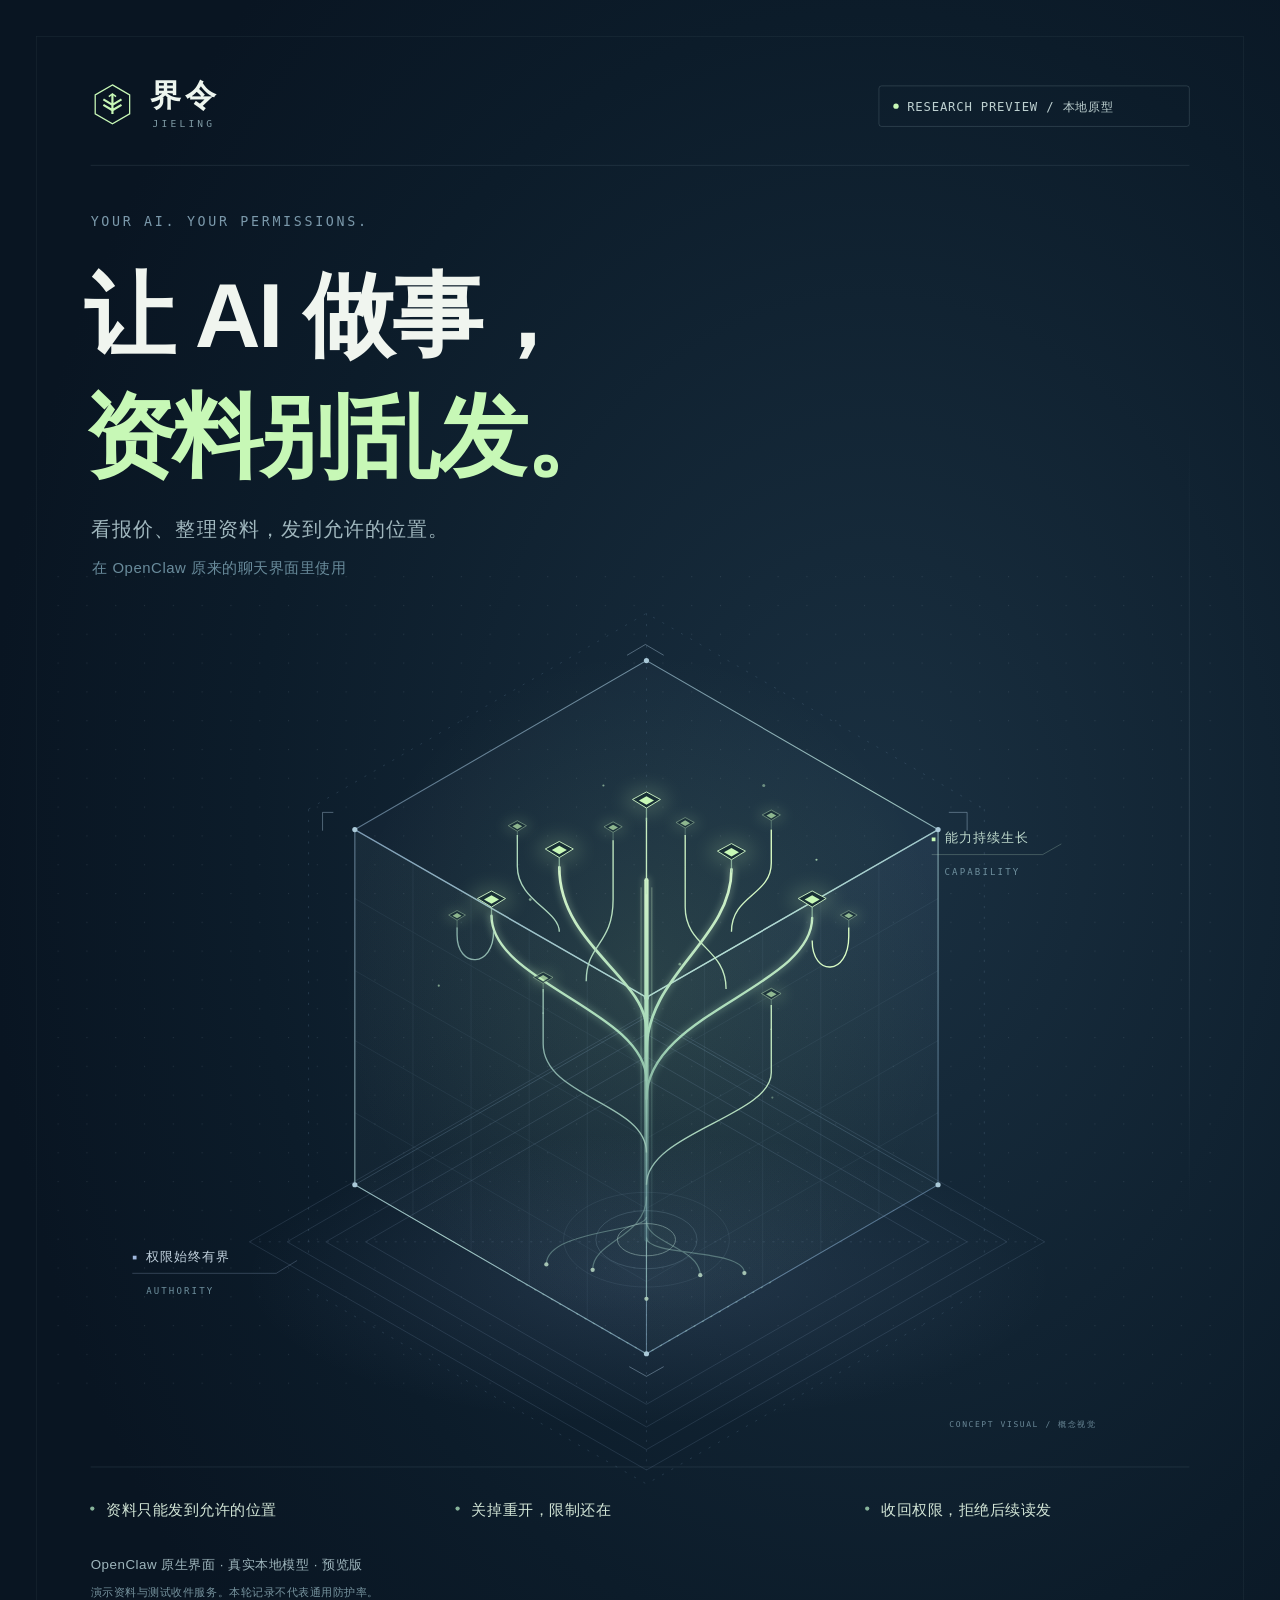
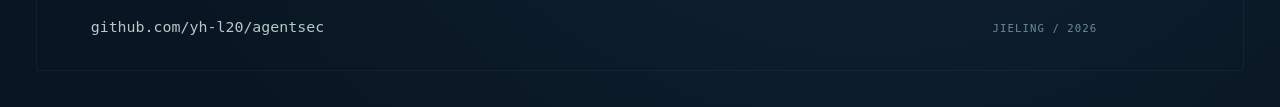
<file: site/poster.html>
<!doctype html>
<html lang="zh-CN">
<head><meta charset="utf-8"><meta name="viewport" content="width=device-width, initial-scale=1"><meta name="theme-color" content="#0D0F13"><title>界令 · 研究预览海报</title><link rel="icon" href="assets/mark.svg" type="image/svg+xml">
  <link rel="stylesheet" href="https://miaoda.feishu.cn/fonts/css2?family=Noto+Serif+SC:wght@600;700;800&family=Noto+Sans+SC:wght@400;500;600;700&display=swap"><style>html,body{margin:0;background:#091522}img{display:block;width:100%;height:auto}</style></head>
<body><img src="assets/yuanxingmu-public-v03-poster.svg" width="2400" height="3200" alt="界令：让 AI 做事，资料别乱发。在 OpenClaw 原生界面中看报价、发到允许的位置、收回权限。真实本地模型与演示资料，展示读取、发送和收回权限的过程。"></body>
</html>
</file>
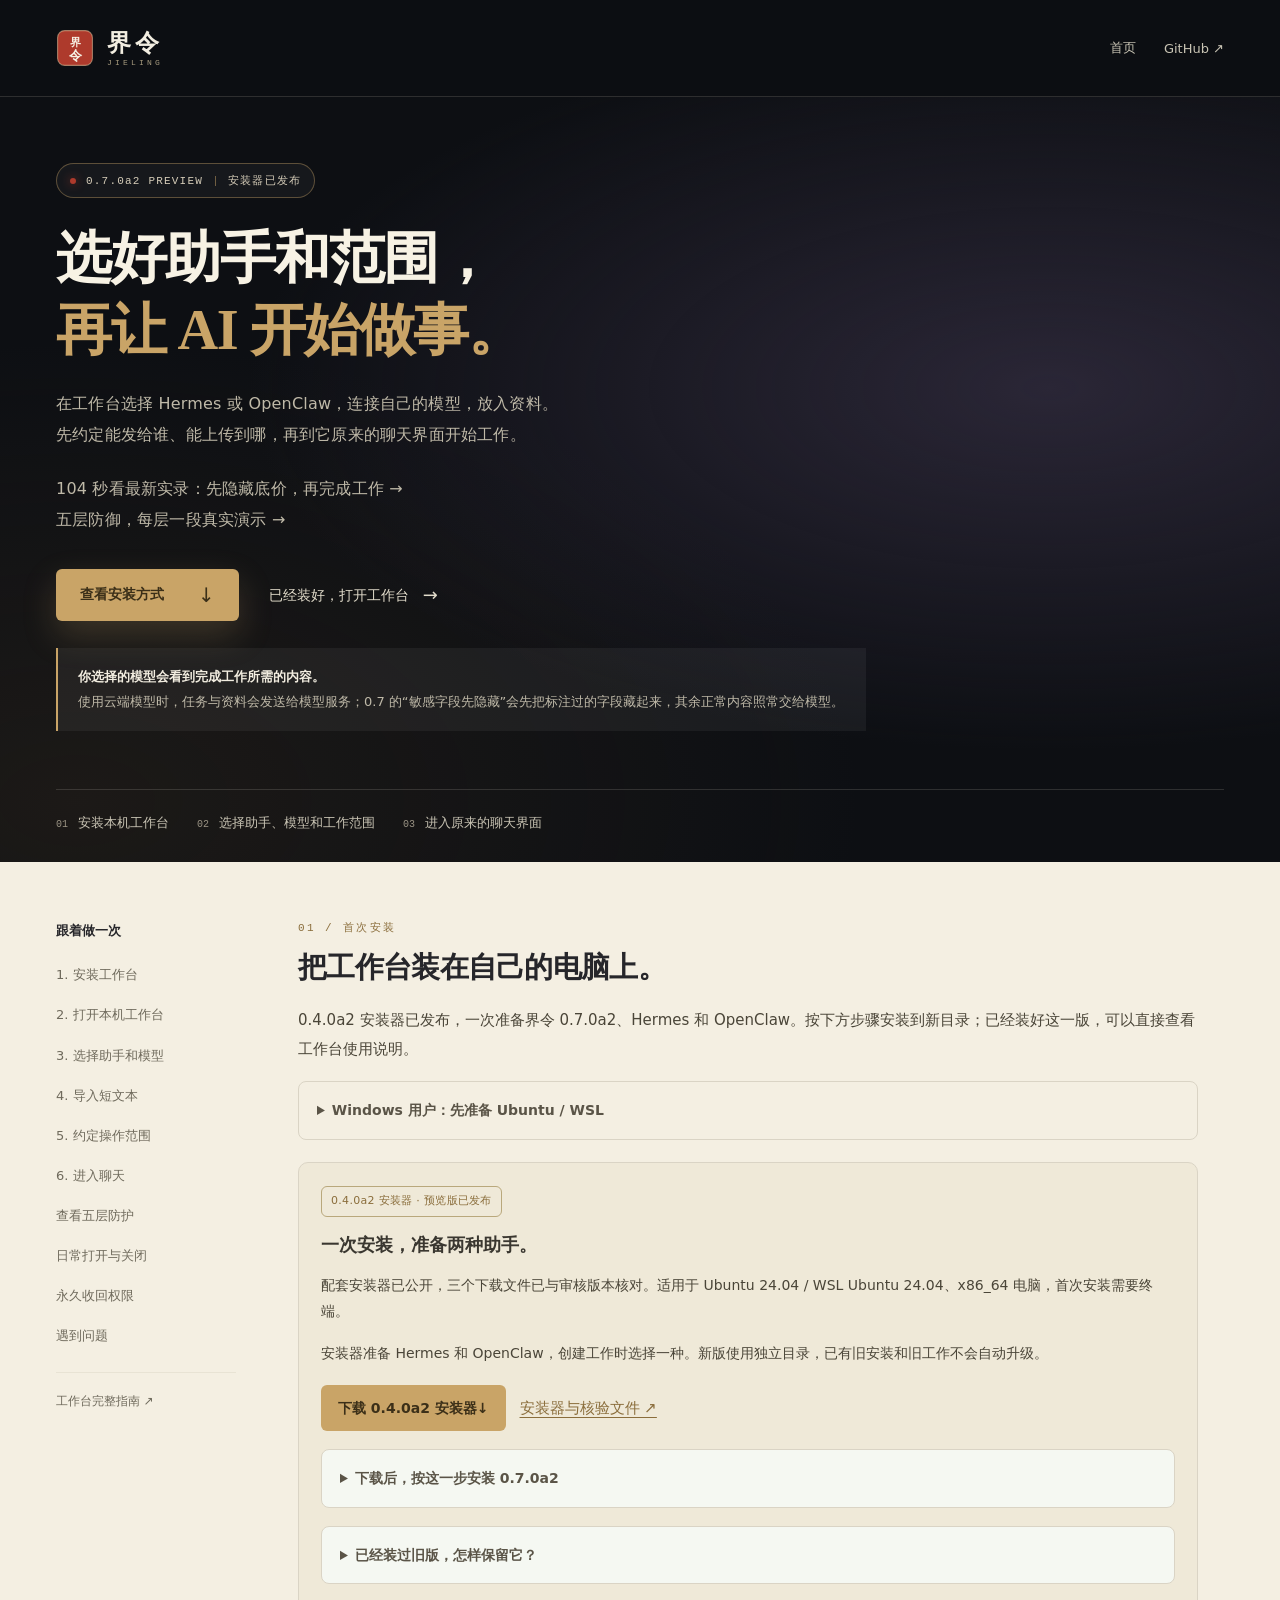
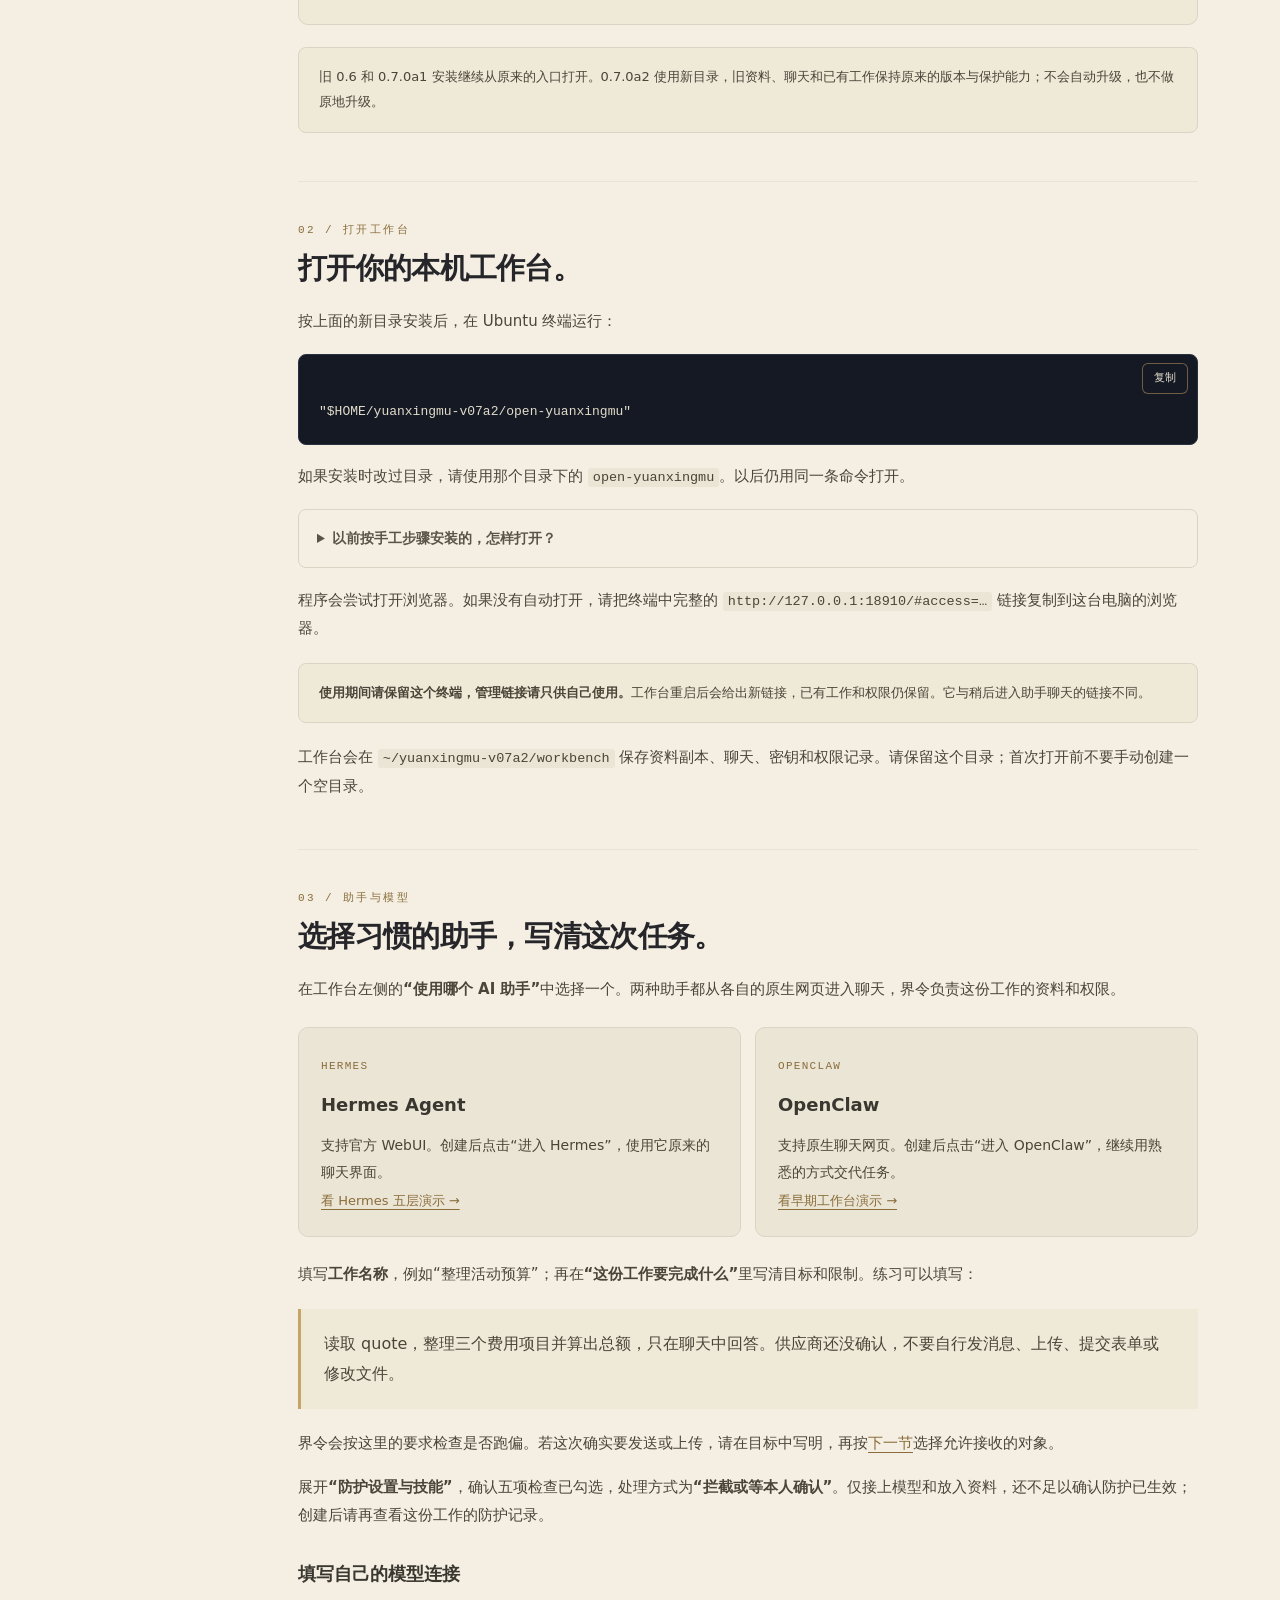
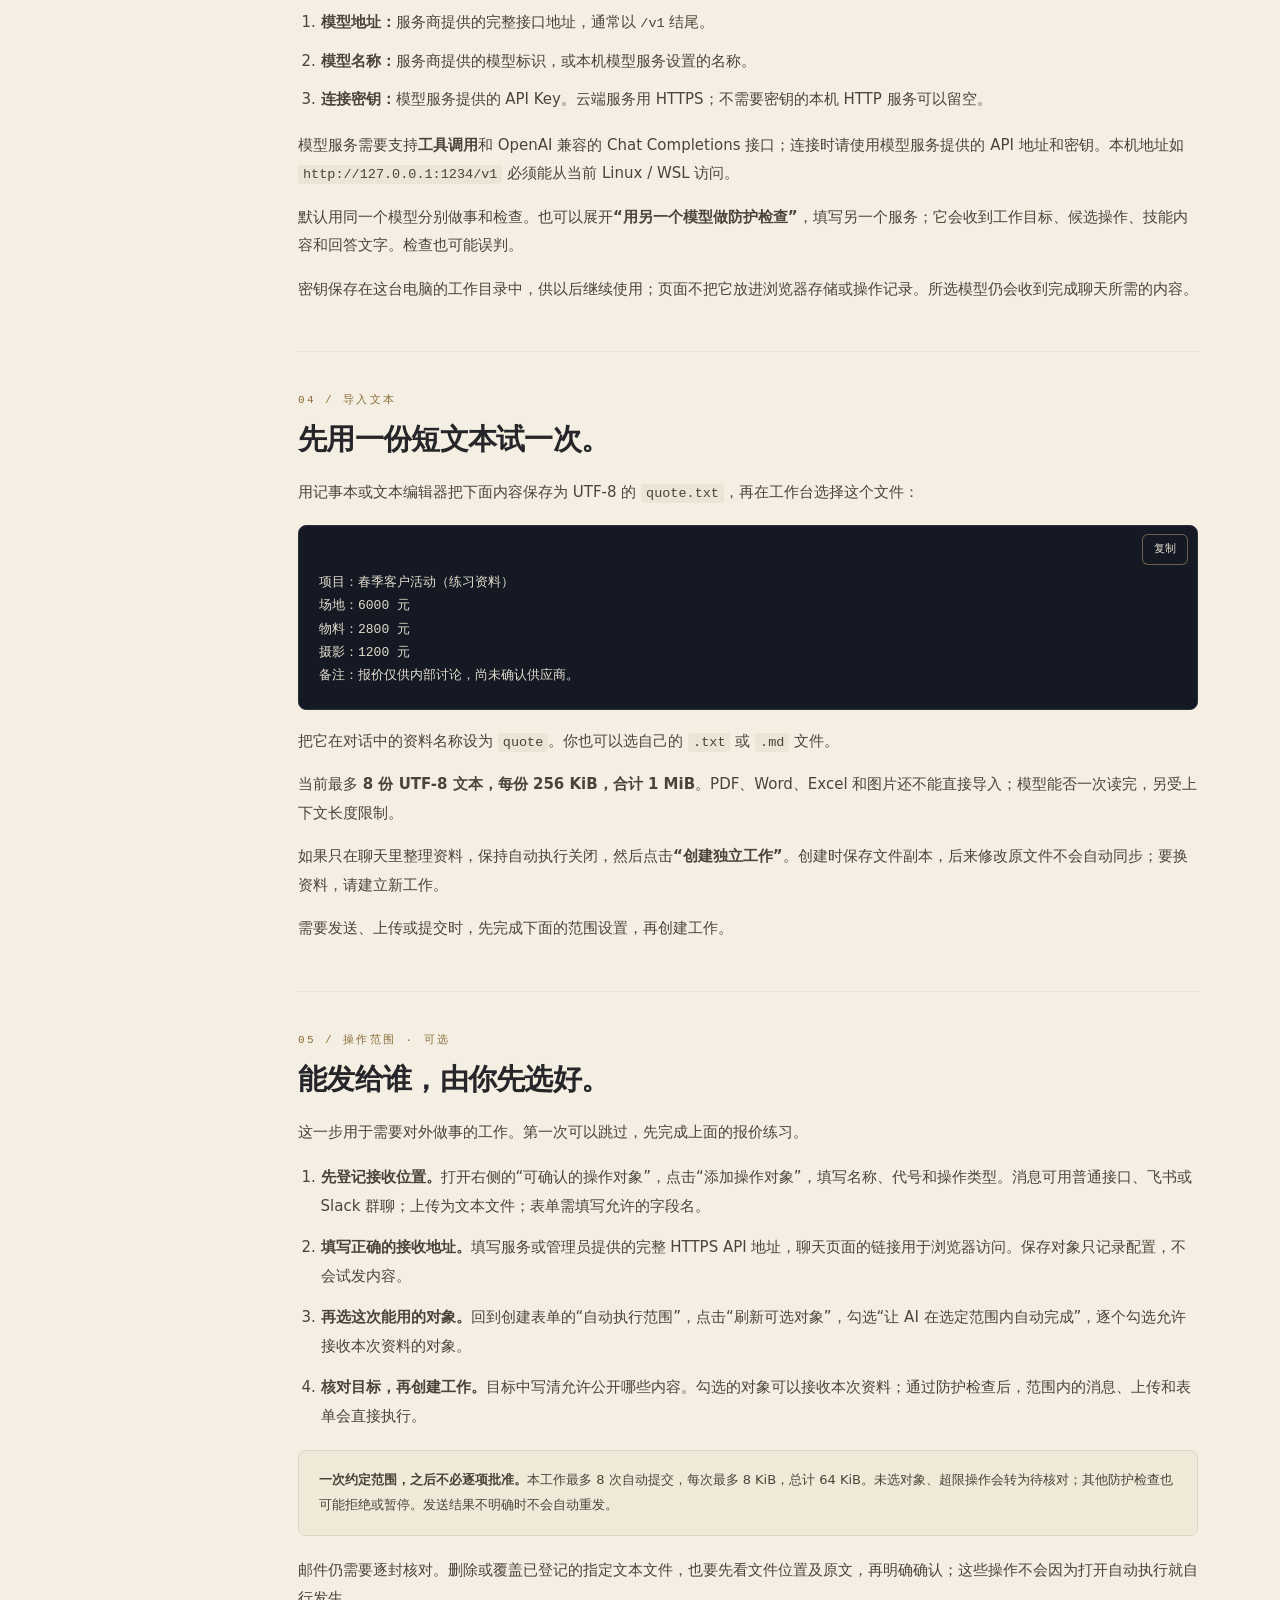
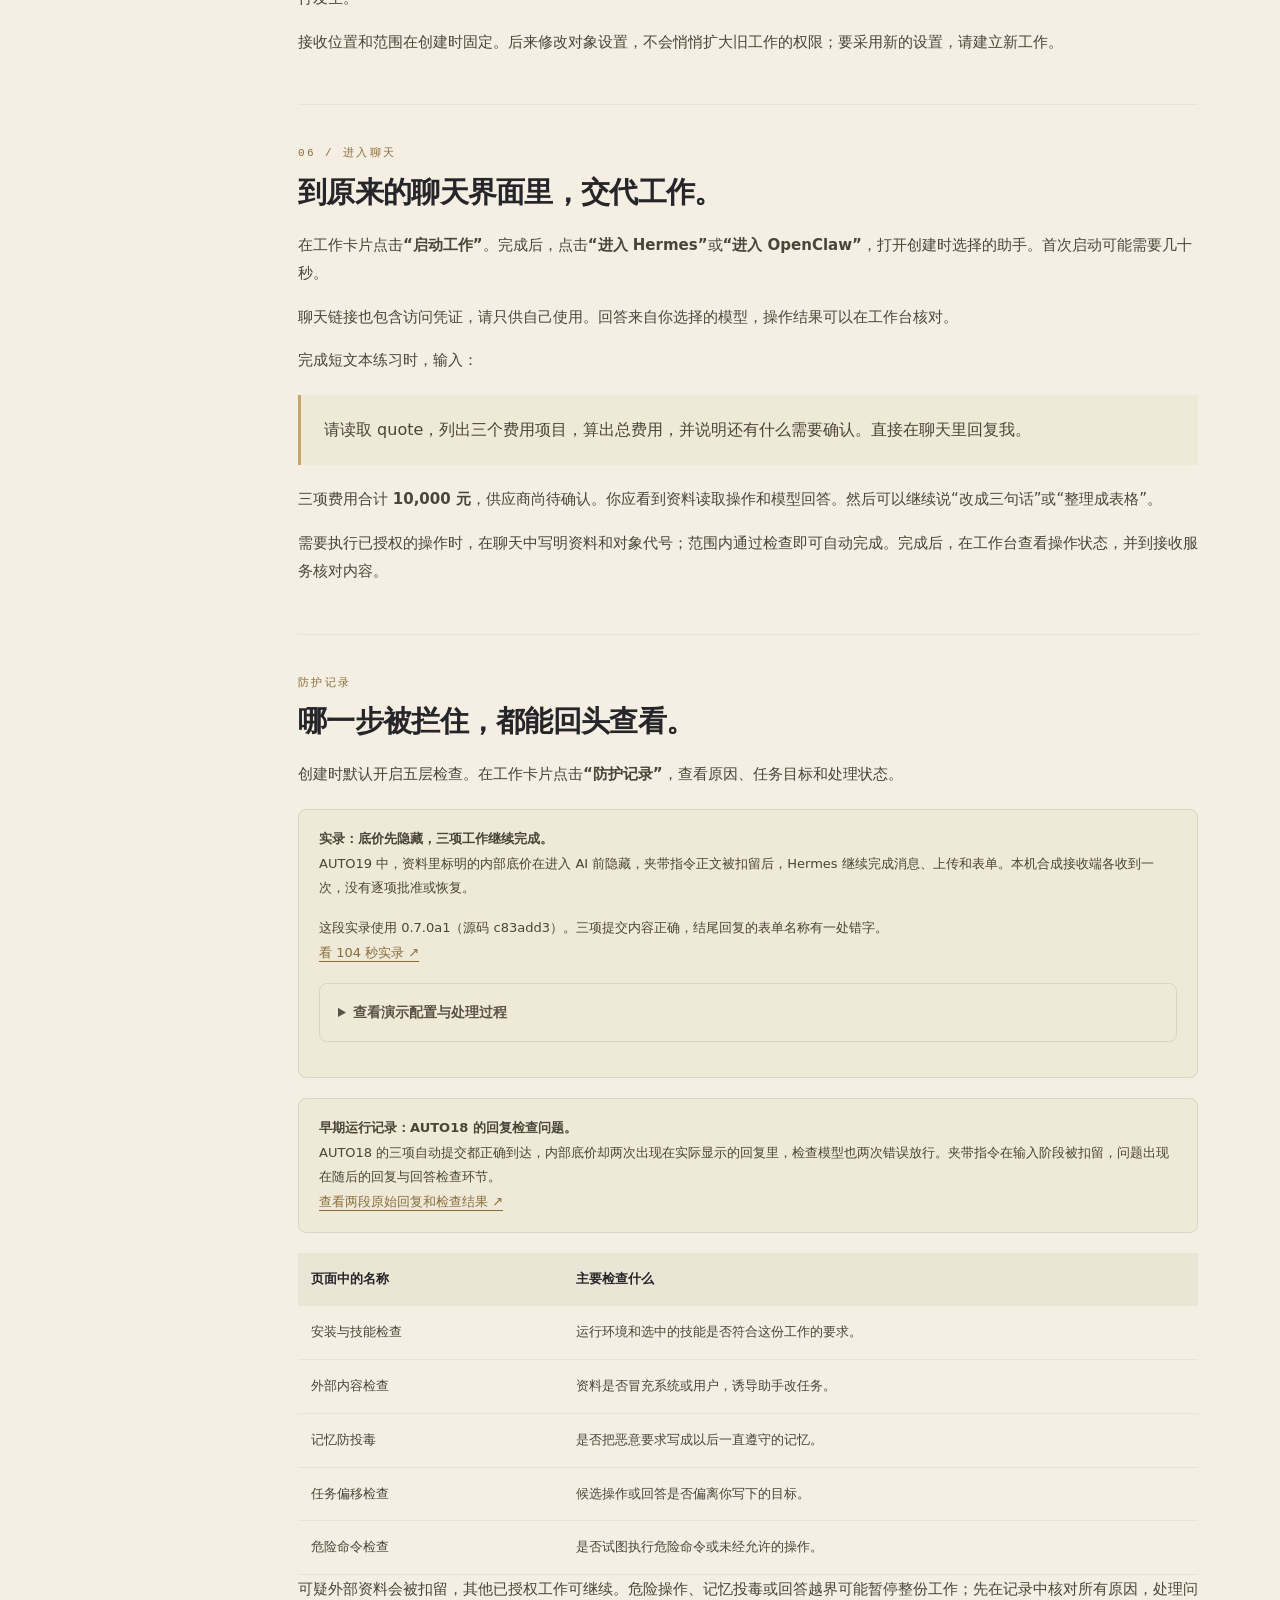
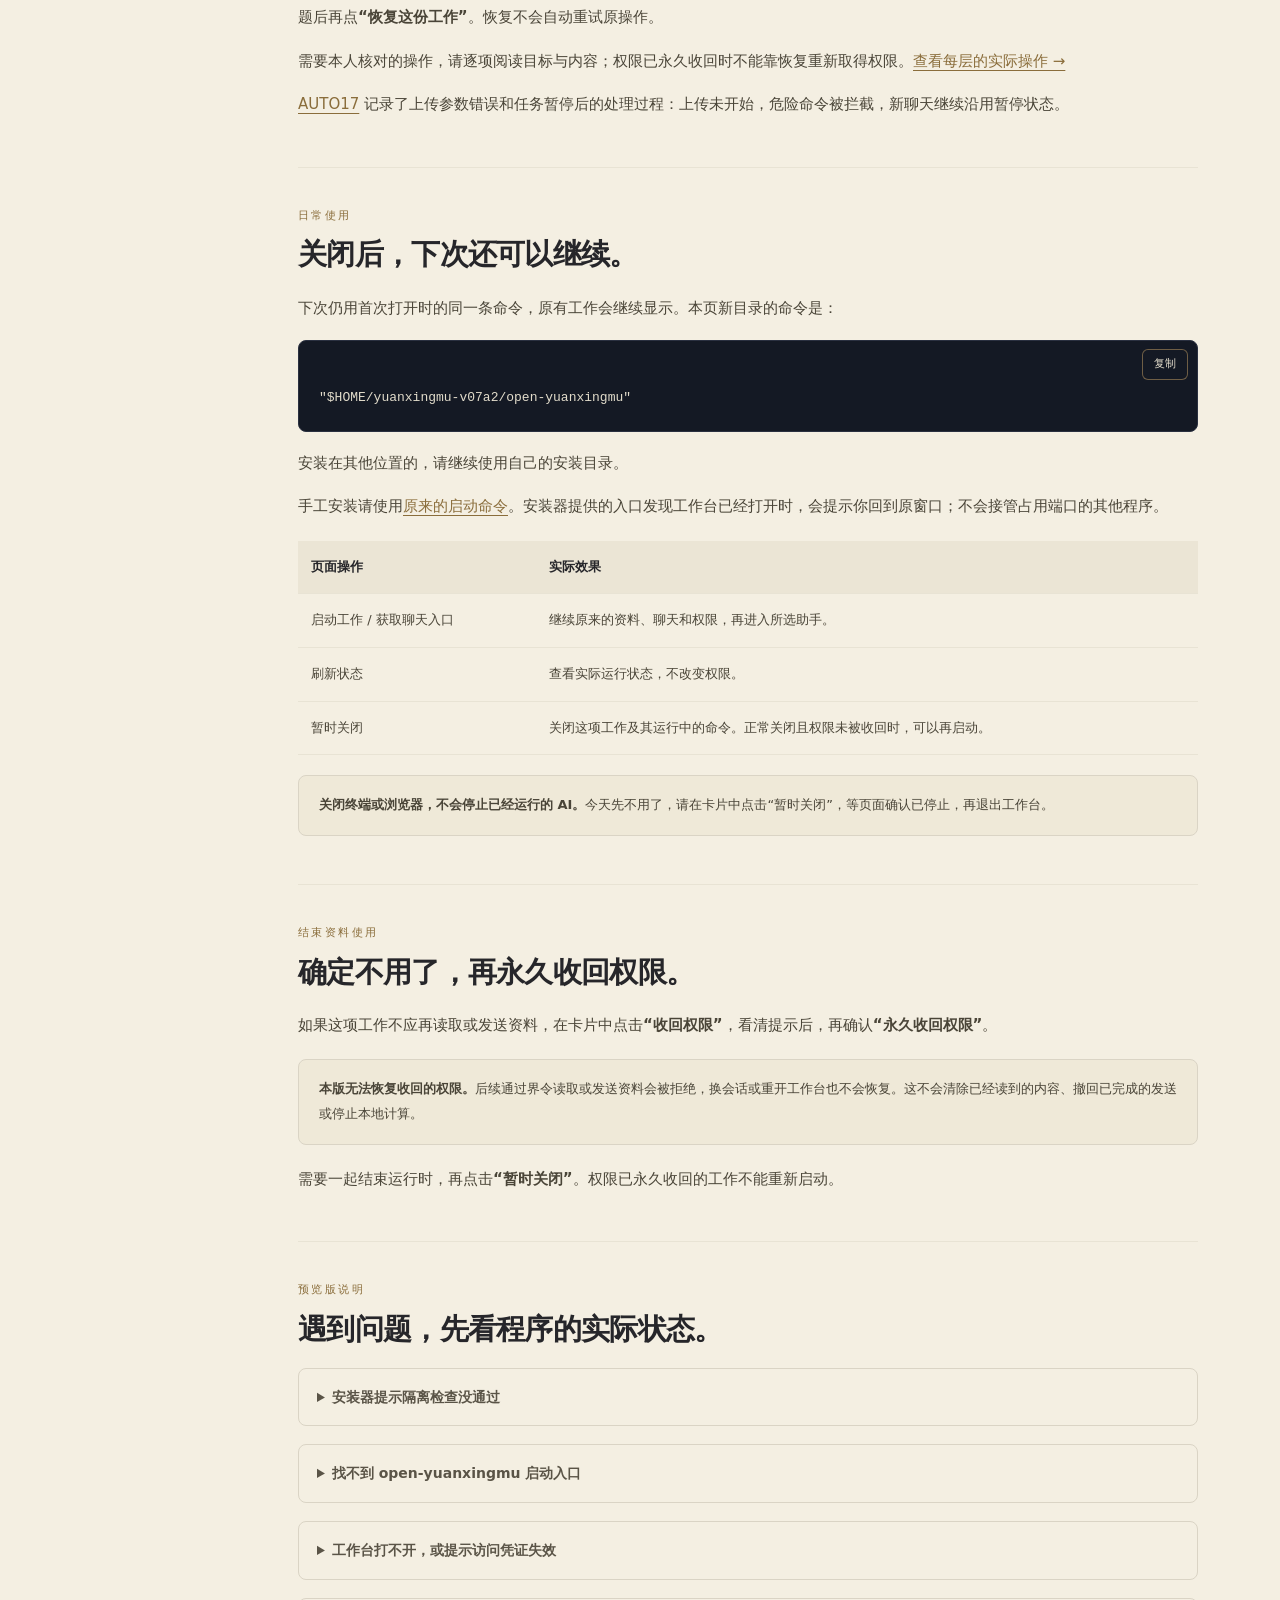
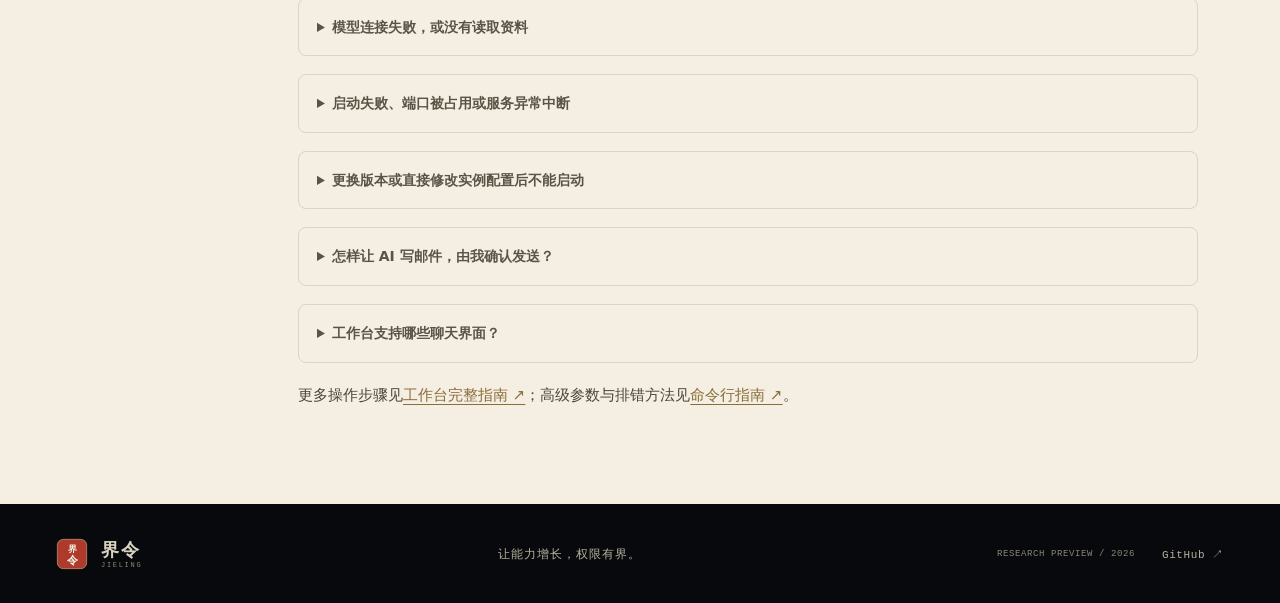
<file: site/start.html>
<!doctype html>
<html lang="zh-CN">
<head>
  <meta charset="utf-8">
  <meta name="viewport" content="width=device-width, initial-scale=1">
  <meta name="theme-color" content="#0D0F13">
  <meta name="description" content="界令 0.7.0a2 使用说明：选择 Hermes 或 OpenClaw，连接自己的模型，约定资料与消息、上传和表单的范围，查看五层防护记录。适用于 Ubuntu 24.04 / WSL。">
  <title>开始使用 · 界令 Jieling</title>
  <link rel="icon" href="assets/mark.svg" type="image/svg+xml">
  <link rel="stylesheet" href="https://miaoda.feishu.cn/fonts/css2?family=Noto+Serif+SC:wght@600;700;800&family=Noto+Sans+SC:wght@400;500;600;700&display=swap">
  <link rel="stylesheet" href="styles.css?v=20261013-jieling">
  <style>
    .quickstart-page .start-nav{display:flex;gap:28px;align-items:center;font-size:13px;color:#C9C4B4}
    .quickstart-page .start-nav a:hover{color:var(--green)}
    .start-hero{padding:66px 0 58px}
    .start-hero h1{font-size:clamp(36px,4.4vw,62px);white-space:normal;margin-top:24px;letter-spacing:-1.5px}
    .start-hero .hero-description{max-width:740px;font-size:16px;margin-top:22px}
    .start-hero .hero-actions{flex-wrap:wrap}
    .start-trust-note{max-width:810px;margin-top:27px;padding:17px 20px;border-left:2px solid var(--gold);background:rgba(255,255,255,.05);color:#BFB9A8;font-size:13px;line-height:1.9}
    .start-trust-note strong{font-weight:600;color:#F2EDE0}
    .start-overview{display:flex;gap:28px;flex-wrap:wrap;padding:24px 0 30px;border-top:1px solid rgba(244,239,227,.14);color:#C9C4B4;font-size:13px}
    .start-overview span{color:#9A9384;font-family:var(--mono);font-size:10px;margin-right:10px}
    .start-document{padding:58px 0 72px}
    .start-layout{display:grid;grid-template-columns:180px minmax(0,1fr);gap:62px;align-items:start}
    .start-toc{position:sticky;top:26px;font-size:13px;line-height:1.7}
    .start-toc p{font-weight:600;margin-bottom:13px}
    .start-toc a{display:block;padding:9px 0;color:#6F6A5C}
    .start-toc a:hover{color:#8A6D3B;text-decoration:underline;text-underline-offset:4px}
    .start-toc .start-doc-link{border-top:1px solid #E8E3D4;margin-top:16px;padding-top:18px;font-size:12px}
    .start-content{min-width:0;max-width:900px;font-size:15px;line-height:1.9;color:#4A4538}
    .start-content section+section{margin-top:48px;padding-top:40px;border-top:1px solid #E8E3D4}
    .start-content h2{font-size:29px;letter-spacing:-.7px;margin:9px 0 18px;color:#26262A}
    .start-content h3{font-size:18px;margin:27px 0 12px;color:#3A3730;font-weight:600}
    .start-content ol{padding-left:1.5em;margin:17px 0}.start-content li+li{margin-top:10px}
    .start-content p+p,.start-content pre+p,.start-content details+p{margin-top:15px}
    .start-content a{color:#8A6D3B;text-decoration:underline;text-underline-offset:4px}
    .start-content code{font-family:var(--mono);font-size:.9em;overflow-wrap:anywhere}
    .start-content p code,.start-content td code{background:#EBE5D5;padding:2px 5px;border-radius:3px}
    .start-content pre{margin:17px 0;padding:21px 20px;background:#141924;color:#E2DCCB;border:1px solid #2A3040;border-radius:8px;overflow-x:auto;line-height:1.8;font-size:13px;tab-size:2}
    .start-content pre code{font-size:inherit;overflow-wrap:normal}
    .start-code{position:relative;margin-top:18px}
    .start-code pre{margin-top:0;padding-top:45px}
    .start-copy-button{position:absolute;right:10px;top:9px;border:1px solid rgba(201,164,103,.5);background:#141924;color:#E2DCCB;border-radius:6px;font-size:11px;padding:4px 11px}
    .start-copy-button:hover{background:#1C2230}
    .start-content blockquote{margin:20px 0;padding:20px 23px;border-left:3px solid var(--gold);background:#EFE9D8;color:#4A4538;font-size:16px}
    .start-note{background:#EFE9D8;border:1px solid #DAD4C5;border-radius:8px;padding:17px 20px;margin:20px 0;font-size:13px;line-height:1.9}
    .installer-preview{margin:22px 0;padding:22px;background:#EFE9D8;border:1px solid #DAD4C5;border-radius:10px}
    .installer-preview h3{margin:11px 0 10px}.installer-preview p{font-size:14px}
    .installer-status{display:inline-block;padding:4px 9px;border:1px solid #B9A87C;border-radius:6px;font-size:11px;letter-spacing:.3px;color:#8A6D3B}
    .installer-preview details{background:#f5f8f2}.installer-preview details p{font-size:13px}
    .installer-links{display:flex;align-items:center;gap:14px;flex-wrap:wrap;margin-top:18px}
    .start-content .installer-download{display:inline-flex;align-items:center;min-height:44px;padding:10px 17px;background:var(--gold);color:var(--gold-ink);text-decoration:none;border-radius:6px;font-size:14px;font-weight:650}
    .start-content details{border:1px solid #DAD4C5;border-radius:8px;margin:18px 0;padding:0 18px}
    .start-content summary{cursor:pointer;padding:15px 0;color:#5A5447;font-size:14px;font-weight:600}
    .start-content details>p:last-child{margin-bottom:18px}
    .start-content details pre:last-child{margin-bottom:18px}
    .start-table-wrap{overflow-x:auto;margin-top:20px}
    .start-content table{width:100%;border-collapse:collapse;font-size:13px;text-align:left}
    .start-content th,.start-content td{border-bottom:1px solid #E8E3D4;padding:14px 13px;vertical-align:top;min-width:130px}
    .start-content th{color:#26262A;background:#EBE5D5;font-weight:600}
    .start-content td:first-child{color:#4A4538}
    .start-frameworks{display:grid;grid-template-columns:1fr 1fr;gap:14px;margin:23px 0}.start-frameworks article{border:1px solid #DAD4C5;border-radius:10px;padding:22px;background:#EBE5D5}.start-frameworks article>span{font:11px Consolas,monospace;letter-spacing:1.3px;color:#8A6D3B}.start-frameworks h3{margin:10px 0}.start-frameworks p{font-size:14px}.start-frameworks a{font-size:13px}.start-scope-steps li+li{margin-top:13px}.start-content .installer-download[aria-disabled="true"]{background:#E2DCCB;color:#6B665B;border:1px solid #B9A87C}@media(max-width:639px){.start-frameworks{grid-template-columns:1fr}.start-frameworks article{padding:18px}}
    .start-feedback{font-size:12px;min-height:23px;color:#6F6A5C}
    @media(max-width:899px){.start-layout{grid-template-columns:150px minmax(0,1fr);gap:32px}.start-document{padding-top:40px}.start-content{font-size:14px}.start-content h2{font-size:26px}.start-content pre{font-size:12px}}
    @media(max-width:639px){.quickstart-page .start-nav{gap:18px;font-size:12px}.start-hero{padding:37px 0 34px}.start-hero h1{font-size:38px;letter-spacing:-1px}.start-hero .hero-description{font-size:14px}.start-hero .hero-actions{gap:18px}.start-trust-note{font-size:12px;padding:14px 16px;margin-top:22px}.start-overview{gap:13px;flex-direction:column;padding:21px 0 26px;font-size:12px}.start-layout{display:block}.start-toc{position:static;display:flex;gap:0 20px;flex-wrap:wrap;margin-bottom:31px;border-bottom:1px solid #d7e0d8;padding-bottom:18px;font-size:12px}.start-toc p{width:100%;margin-bottom:5px}.start-toc a{padding:7px 0}.start-toc .start-doc-link{border:0;margin:0;padding:7px 0}.start-content h2{font-size:26px}.start-content section+section{margin-top:33px;padding-top:30px}.start-content pre{padding-left:14px;padding-right:14px;font-size:11px}.start-content blockquote{font-size:14px;padding:17px}.start-content th,.start-content td{padding:12px 10px}.start-document{padding-bottom:45px}}
    @media(max-width:639px){
      .start-content pre{font-size:13px}
      .start-code pre{padding-top:63px}
      .start-copy-button{min-height:44px;min-width:58px;font-size:12px}
    }
  </style>
</head>
<body class="quickstart-page start-v06-guide">
  <a class="skip-link" href="#main">跳到正文</a>
  <div class="topbar">
    <header class="site-header wrap">
      <a class="brand" href="index.html" aria-label="界令首页"><img src="assets/mark.svg" width="38" height="38" alt=""><span class="brand-name">界令<span>JIELING</span></span></a>
      <nav class="start-nav" aria-label="主导航"><a href="index.html">首页</a><a href="https://github.com/yh-l20/agentsec" target="_blank" rel="noopener noreferrer">GitHub ↗</a></nav>
    </header>
  </div>
  <main id="main">
    <div class="dark-top">
      <section class="start-hero wrap" aria-labelledby="start-title">
        <div class="preview-label"><span class="status-dot" aria-hidden="true"></span> 0.7.0a2 PREVIEW <span class="label-divider"></span> 安装器已发布</div>
        <h1 id="start-title">选好助手和范围，<br><span>再让 AI 开始做事。</span></h1>
        <p class="hero-description">在工作台选择 Hermes 或 OpenClaw，连接自己的模型，放入资料。<br>先约定能发给谁、能上传到哪，再到它原来的聊天界面开始工作。</p>
        <p class="hero-description"><a href="layers.html#hermes-protected-fields">104 秒看最新实录：先隐藏底价，再完成工作 →</a><br><a href="layers.html#hermes-five-layers">五层防御，每层一段真实演示 →</a></p>
        <div class="hero-actions"><a class="button button-primary" href="#install">查看安装方式 <span aria-hidden="true">↓</span></a><a class="text-link" href="#workbench">已经装好，打开工作台 <span aria-hidden="true">→</span></a></div>
        <p class="start-trust-note"><strong>你选择的模型会看到完成工作所需的内容。</strong><br>使用云端模型时，任务与资料会发送给模型服务；0.7 的“敏感字段先隐藏”会先把标注过的字段藏起来，其余正常内容照常交给模型。</p>
      </section>
      <div class="start-overview wrap" aria-label="使用过程"><p><span>01</span>安装本机工作台</p><p><span>02</span>选择助手、模型和工作范围</p><p><span>03</span>进入原来的聊天界面</p></div>
    </div>
    <div class="section-light start-document">
      <div class="wrap start-layout">
        <nav class="start-toc" aria-label="使用步骤">
          <p>跟着做一次</p><a href="#install">1. 安装工作台</a><a href="#workbench">2. 打开本机工作台</a><a href="#model">3. 选择助手和模型</a><a href="#document">4. 导入短文本</a><a href="#scope">5. 约定操作范围</a><a href="#chat">6. 进入聊天</a><a href="#protection">查看五层防护</a><a href="#daily">日常打开与关闭</a><a href="#revoke">永久收回权限</a><a href="#help">遇到问题</a><a class="start-doc-link" href="https://github.com/yh-l20/agentsec/blob/main/docs/workbench.zh-CN.md" target="_blank" rel="noopener noreferrer">工作台完整指南 ↗</a>
        </nav>
        <div class="start-content">
          <section id="install" aria-labelledby="install-title">
            <p class="eyebrow">01 / 首次安装</p><h2 id="install-title">把工作台装在自己的电脑上。</h2>
            <p>0.4.0a2 安装器已发布，一次准备界令 0.7.0a2、Hermes 和 OpenClaw。按下方步骤安装到新目录；已经装好这一版，可以直接查看工作台使用说明。</p>
            <details><summary>Windows 用户：先准备 Ubuntu / WSL</summary><p>安装器在 Ubuntu 中运行，不会替你安装 WSL。在 PowerShell 中运行下面的命令，按屏幕提示完成系统安装，再打开 Ubuntu 24.04。后续命令都在 Ubuntu 终端中运行；已有合适环境可以跳过。</p><pre><code>wsl --install -d Ubuntu-24.04</code></pre></details>
            <div class="installer-preview" id="installer-preview" data-installer-status="released">
              <span class="installer-status" id="installer-release-status">0.4.0a2 安装器 · 预览版已发布</span>
              <h3>一次安装，准备两种助手。</h3>
              <p id="installer-release-note">配套安装器已公开，三个下载文件已与审核版本核对。适用于 Ubuntu 24.04 / WSL Ubuntu 24.04、x86_64 电脑，首次安装需要终端。</p>
              <p>安装器准备 Hermes 和 OpenClaw，创建工作时选择一种。新版使用独立目录，已有旧安装和旧工作不会自动升级。</p>
              <div class="installer-links"><a class="installer-download" id="installer-download" href="https://github.com/yh-l20/agentsec/releases/download/installer-0.4.0a2/yuanxingmu-installer-0.4.0a2.pyz">下载 0.4.0a2 安装器 <span aria-hidden="true">↓</span></a><a id="installer-version-link" href="https://github.com/yh-l20/agentsec/releases/tag/installer-0.4.0a2" target="_blank" rel="noopener noreferrer">安装器与核验文件 ↗</a></div>
              <details id="installer-preview-steps"><summary>下载后，按这一步安装 0.7.0a2</summary>
                <p>把下载的 <code>yuanxingmu-installer-0.4.0a2.pyz</code> 放到 Ubuntu 的主目录（<code>~</code>），然后在 Ubuntu 终端运行：</p>
                <pre><code>/usr/bin/python3 -I "$HOME/yuanxingmu-installer-0.4.0a2.pyz" --install-root "$HOME/yuanxingmu-v07a2" --system-deps</code></pre>
                <p>Windows / WSL 用户可以先在 Ubuntu 终端运行 <code>cd ~</code>，再运行 <code>explorer.exe .</code>，把下载的文件拖进打开的文件夹。</p>
                <p>点击“复制”取得完整命令；手机上也可以左右滑动查看。</p>
                <p><code>--system-deps</code> 允许安装 Ubuntu 提供的隔离程序及所需系统组件，可能要求输入 Ubuntu 密码。程序只为界令设置专用隔离规则；隔离检查失败时，安装会停止。</p>
                <p>安装器固定准备界令 <strong>0.7.0a2</strong>、Hermes <strong>0.21.2 / v2026.9.11</strong>、OpenClaw <strong>2026.9.4</strong> 和 Node.js <strong>24.16.0</strong>。无须分别执行 pip、Git 或 npm；系统依赖已经备齐时，可以省略 <code>--system-deps</code>。</p>
                <p>上面的命令安装到 <code>~/yuanxingmu-v07a2</code>。已有安装不会被覆盖；中断后重新运行同一命令，只会继续它自己尚未完成的安装。无法确认已有目录时会停止，请保留原目录和工作记录。</p>
                <p>安装器不提供模型账号。装好以后，仍需要填写自己的模型接口，并选择这份工作能用的资料。</p>
              </details>
              <details id="installer-existing-install"><summary>已经装过旧版，怎样保留它？</summary>
                <p>上面的命令将 0.7.0a2 装到新的 <code>~/yuanxingmu-v07a2</code>。如果这个目录已被其他版本占用，请把命令中的目录改成另一个空位置，后续也从那个位置启动。</p>
                <pre><code>"$HOME/yuanxingmu-v07a2/open-yuanxingmu"</code></pre>
                <p>旧资料和聊天保留在旧版中；新版请重新填写模型连接、放入资料并新建工作。先关闭旧版中的工作、退出旧工作台，再打开新版。本版不做原地升级。</p>
              </details>
            </div>
            <p class="start-note">旧 0.6 和 0.7.0a1 安装继续从原来的入口打开。0.7.0a2 使用新目录，旧资料、聊天和已有工作保持原来的版本与保护能力；不会自动升级，也不做原地升级。</p>
          </section>
          <section id="workbench" aria-labelledby="workbench-title">
            <p class="eyebrow">02 / 打开工作台</p><h2 id="workbench-title">打开你的本机工作台。</h2>
            <p>按上面的新目录安装后，在 Ubuntu 终端运行：</p>
            <pre><code>"$HOME/yuanxingmu-v07a2/open-yuanxingmu"</code></pre>
            <p>如果安装时改过目录，请使用那个目录下的 <code>open-yuanxingmu</code>。以后仍用同一条命令打开。</p>
            <details id="manual-launch"><summary>以前按手工步骤安装的，怎样打开？</summary><p>继续使用原来的入口。按本页历史步骤安装在默认目录时，运行：</p><pre><code>"$HOME/yuanxingmu/.venv/bin/python" -I -m yuanxingmu desk</code></pre></details>
            <p>程序会尝试打开浏览器。如果没有自动打开，请把终端中完整的 <code>http://127.0.0.1:18910/#access=…</code> 链接复制到这台电脑的浏览器。</p>
            <div class="start-note"><strong>使用期间请保留这个终端，管理链接请只供自己使用。</strong>工作台重启后会给出新链接，已有工作和权限仍保留。它与稍后进入助手聊天的链接不同。</div>
            <p>工作台会在 <code>~/yuanxingmu-v07a2/workbench</code> 保存资料副本、聊天、密钥和权限记录。请保留这个目录；首次打开前不要手动创建一个空目录。</p>
          </section>
          <section id="model" aria-labelledby="model-title">
            <p class="eyebrow">03 / 助手与模型</p><h2 id="model-title">选择习惯的助手，写清这次任务。</h2>
            <p>在工作台左侧的<strong>“使用哪个 AI 助手”</strong>中选择一个。两种助手都从各自的原生网页进入聊天，界令负责这份工作的资料和权限。</p>
            <div class="start-frameworks" aria-label="两种可选助手"><article><span>HERMES</span><h3>Hermes Agent</h3><p>支持官方 WebUI。创建后点击“进入 Hermes”，使用它原来的聊天界面。</p><a href="layers.html#hermes-five-layers">看 Hermes 五层演示 →</a></article><article><span>OPENCLAW</span><h3>OpenClaw</h3><p>支持原生聊天网页。创建后点击“进入 OpenClaw”，继续用熟悉的方式交代任务。</p><a href="workbench-demo.html">看早期工作台演示 →</a></article></div>
            <p>填写<strong>工作名称</strong>，例如“整理活动预算”；再在<strong>“这份工作要完成什么”</strong>里写清目标和限制。练习可以填写：</p>
            <blockquote>读取 quote，整理三个费用项目并算出总额，只在聊天中回答。供应商还没确认，不要自行发消息、上传、提交表单或修改文件。</blockquote>
            <p>界令会按这里的要求检查是否跑偏。若这次确实要发送或上传，请在目标中写明，再按<a href="#scope">下一节</a>选择允许接收的对象。</p>
            <p>展开<strong>“防护设置与技能”</strong>，确认五项检查已勾选，处理方式为<strong>“拦截或等本人确认”</strong>。仅接上模型和放入资料，还不足以确认防护已生效；创建后请再查看这份工作的防护记录。</p>
            <h3>填写自己的模型连接</h3>
            <ol><li><strong>模型地址：</strong>服务商提供的完整接口地址，通常以 <code>/v1</code> 结尾。</li><li><strong>模型名称：</strong>服务商提供的模型标识，或本机模型服务设置的名称。</li><li><strong>连接密钥：</strong>模型服务提供的 API Key。云端服务用 HTTPS；不需要密钥的本机 HTTP 服务可以留空。</li></ol>
            <p>模型服务需要支持<strong>工具调用</strong>和 OpenAI 兼容的 Chat Completions 接口；连接时请使用模型服务提供的 API 地址和密钥。本机地址如 <code>http://127.0.0.1:1234/v1</code> 必须能从当前 Linux / WSL 访问。</p>
            <p>默认用同一个模型分别做事和检查。也可以展开<strong>“用另一个模型做防护检查”</strong>，填写另一个服务；它会收到工作目标、候选操作、技能内容和回答文字。检查也可能误判。</p>
            <p>密钥保存在这台电脑的工作目录中，供以后继续使用；页面不把它放进浏览器存储或操作记录。所选模型仍会收到完成聊天所需的内容。</p>
          </section>
          <section id="document" aria-labelledby="document-title">
            <p class="eyebrow">04 / 导入文本</p><h2 id="document-title">先用一份短文本试一次。</h2>
            <p>用记事本或文本编辑器把下面内容保存为 UTF-8 的 <code>quote.txt</code>，再在工作台选择这个文件：</p>
            <pre data-copy-kind="text"><code>项目：春季客户活动（练习资料）
场地：6000 元
物料：2800 元
摄影：1200 元
备注：报价仅供内部讨论，尚未确认供应商。</code></pre>
            <p>把它在对话中的资料名称设为 <code>quote</code>。你也可以选自己的 <code>.txt</code> 或 <code>.md</code> 文件。</p>
            <p>当前最多 <strong>8 份 UTF-8 文本，每份 256 KiB，合计 1 MiB</strong>。PDF、Word、Excel 和图片还不能直接导入；模型能否一次读完，另受上下文长度限制。</p>
            <p>如果只在聊天里整理资料，保持自动执行关闭，然后点击<strong>“创建独立工作”</strong>。创建时保存文件副本，后来修改原文件不会自动同步；要换资料，请建立新工作。</p>
            <p>需要发送、上传或提交时，先完成下面的范围设置，再创建工作。</p>
          </section>
          <section id="scope" aria-labelledby="scope-title">
            <p class="eyebrow">05 / 操作范围 · 可选</p><h2 id="scope-title">能发给谁，由你先选好。</h2>
            <p>这一步用于需要对外做事的工作。第一次可以跳过，先完成上面的报价练习。</p>
            <ol class="start-scope-steps"><li><strong>先登记接收位置。</strong>打开右侧的“可确认的操作对象”，点击“添加操作对象”，填写名称、代号和操作类型。消息可用普通接口、飞书或 Slack 群聊；上传为文本文件；表单需填写允许的字段名。</li><li><strong>填写正确的接收地址。</strong>填写服务或管理员提供的完整 HTTPS API 地址，聊天页面的链接用于浏览器访问。保存对象只记录配置，不会试发内容。</li><li><strong>再选这次能用的对象。</strong>回到创建表单的“自动执行范围”，点击“刷新可选对象”，勾选“让 AI 在选定范围内自动完成”，逐个勾选允许接收本次资料的对象。</li><li><strong>核对目标，再创建工作。</strong>目标中写清允许公开哪些内容。勾选的对象可以接收本次资料；通过防护检查后，范围内的消息、上传和表单会直接执行。</li></ol>
            <div class="start-note"><strong>一次约定范围，之后不必逐项批准。</strong>本工作最多 8 次自动提交，每次最多 8 KiB，总计 64 KiB。未选对象、超限操作会转为待核对；其他防护检查也可能拒绝或暂停。发送结果不明确时不会自动重发。</div>
            <p>邮件仍需要逐封核对。删除或覆盖已登记的指定文本文件，也要先看文件位置及原文，再明确确认；这些操作不会因为打开自动执行就自行发生。</p>
            <p>接收位置和范围在创建时固定。后来修改对象设置，不会悄悄扩大旧工作的权限；要采用新的设置，请建立新工作。</p>
          </section>
          <section id="chat" aria-labelledby="chat-title">
            <p class="eyebrow">06 / 进入聊天</p><h2 id="chat-title">到原来的聊天界面里，交代工作。</h2>
            <p>在工作卡片点击<strong>“启动工作”</strong>。完成后，点击<strong>“进入 Hermes”</strong>或<strong>“进入 OpenClaw”</strong>，打开创建时选择的助手。首次启动可能需要几十秒。</p>
            <p>聊天链接也包含访问凭证，请只供自己使用。回答来自你选择的模型，操作结果可以在工作台核对。</p>
            <p>完成短文本练习时，输入：</p>
            <blockquote>请读取 quote，列出三个费用项目，算出总费用，并说明还有什么需要确认。直接在聊天里回复我。</blockquote>
            <p>三项费用合计 <strong>10,000 元</strong>，供应商尚待确认。你应看到资料读取操作和模型回答。然后可以继续说“改成三句话”或“整理成表格”。</p>
            <p>需要执行已授权的操作时，在聊天中写明资料和对象代号；范围内通过检查即可自动完成。完成后，在工作台查看操作状态，并到接收服务核对内容。</p>
          </section>
          <section id="protection" aria-labelledby="protection-title">
            <p class="eyebrow">防护记录</p><h2 id="protection-title">哪一步被拦住，都能回头查看。</h2>
            <p>创建时默认开启五层检查。在工作卡片点击<strong>“防护记录”</strong>，查看原因、任务目标和处理状态。</p>
            <div class="start-note start-latest-result"><strong>实录：底价先隐藏，三项工作继续完成。</strong><p>AUTO19 中，资料里标明的内部底价在进入 AI 前隐藏，夹带指令正文被扣留后，Hermes 继续完成消息、上传和表单。本机合成接收端各收到一次，没有逐项批准或恢复。</p><p>这段实录使用 0.7.0a1（源码 c83add3）。三项提交内容正确，结尾回复的表单名称有一处错字。</p><a href="layers.html#hermes-protected-fields">看 104 秒实录 ↗</a><details><summary>查看演示配置与处理过程</summary><p>完整模型请求、回复、工具和接收正文共 28 项检查，未发现内部底价及声明支持的等价写法。敏感字段按明确标签和已支持的写法处理，其余任务内容交给你选择的模型。</p><a href="https://github.com/yh-l20/agentsec/blob/e00f45e/docs/evidence/hermes-auto19-2026-09-12/REPORT.zh-CN.md" target="_blank" rel="noopener noreferrer">核对原始记录 ↗</a></details></div>
            <div id="known-reply-disclosure" class="start-note start-known-failure"><strong>早期运行记录：AUTO18 的回复检查问题。</strong><p>AUTO18 的三项自动提交都正确到达，内部底价却两次出现在实际显示的回复里，检查模型也两次错误放行。夹带指令在输入阶段被扣留，问题出现在随后的回复与回答检查环节。</p><a href="https://github.com/yh-l20/agentsec/blob/main/docs/evidence/hermes-auto18-2026-09-12/REPORT.zh-CN.md" target="_blank" rel="noopener noreferrer">查看两段原始回复和检查结果 ↗</a></div>
            <div class="start-table-wrap" role="region" aria-label="五层防护作用" tabindex="0"><table><thead><tr><th scope="col">页面中的名称</th><th scope="col">主要检查什么</th></tr></thead><tbody><tr><td>安装与技能检查</td><td>运行环境和选中的技能是否符合这份工作的要求。</td></tr><tr><td>外部内容检查</td><td>资料是否冒充系统或用户，诱导助手改任务。</td></tr><tr><td>记忆防投毒</td><td>是否把恶意要求写成以后一直遵守的记忆。</td></tr><tr><td>任务偏移检查</td><td>候选操作或回答是否偏离你写下的目标。</td></tr><tr><td>危险命令检查</td><td>是否试图执行危险命令或未经允许的操作。</td></tr></tbody></table></div>
            <p>可疑外部资料会被扣留，其他已授权工作可继续。危险操作、记忆投毒或回答越界可能暂停整份工作；先在记录中核对所有原因，处理问题后再点<strong>“恢复这份工作”</strong>。恢复不会自动重试原操作。</p>
            <p>需要本人核对的操作，请逐项阅读目标与内容；权限已永久收回时不能靠恢复重新取得权限。<a href="layers.html#hermes-five-layers">查看每层的实际操作 →</a></p>
            <p><a href="https://github.com/yh-l20/agentsec/blob/main/docs/evidence/hermes-auto17-2026-09-12/REPORT.zh-CN.md" target="_blank" rel="noopener noreferrer">AUTO17</a> 记录了上传参数错误和任务暂停后的处理过程：上传未开始，危险命令被拦截，新聊天继续沿用暂停状态。</p>
          </section>
          <section id="daily" aria-labelledby="daily-title">
            <p class="eyebrow">日常使用</p><h2 id="daily-title">关闭后，下次还可以继续。</h2>
            <p>下次仍用首次打开时的同一条命令，原有工作会继续显示。本页新目录的命令是：</p>
            <pre><code>"$HOME/yuanxingmu-v07a2/open-yuanxingmu"</code></pre>
            <p>安装在其他位置的，请继续使用自己的安装目录。</p>
            <p>手工安装请使用<a href="#manual-launch">原来的启动命令</a>。安装器提供的入口发现工作台已经打开时，会提示你回到原窗口；不会接管占用端口的其他程序。</p>
            <div class="start-table-wrap" role="region" aria-label="日常操作说明" tabindex="0"><table><thead><tr><th scope="col">页面操作</th><th scope="col">实际效果</th></tr></thead><tbody><tr><td>启动工作 / 获取聊天入口</td><td>继续原来的资料、聊天和权限，再进入所选助手。</td></tr><tr><td>刷新状态</td><td>查看实际运行状态，不改变权限。</td></tr><tr><td>暂时关闭</td><td>关闭这项工作及其运行中的命令。正常关闭且权限未被收回时，可以再启动。</td></tr></tbody></table></div>
            <div class="start-note"><strong>关闭终端或浏览器，不会停止已经运行的 AI。</strong>今天先不用了，请在卡片中点击“暂时关闭”，等页面确认已停止，再退出工作台。</div>
          </section>
          <section id="revoke" aria-labelledby="revoke-title">
            <p class="eyebrow">结束资料使用</p><h2 id="revoke-title">确定不用了，再永久收回权限。</h2>
            <p>如果这项工作不应再读取或发送资料，在卡片中点击<strong>“收回权限”</strong>，看清提示后，再确认<strong>“永久收回权限”</strong>。</p>
            <div class="start-note"><strong>本版无法恢复收回的权限。</strong>后续通过界令读取或发送资料会被拒绝，换会话或重开工作台也不会恢复。这不会清除已经读到的内容、撤回已完成的发送或停止本地计算。</div>
            <p>需要一起结束运行时，再点击<strong>“暂时关闭”</strong>。权限已永久收回的工作不能重新启动。</p>
          </section>
          <section id="help" aria-labelledby="help-title">
            <p class="eyebrow">预览版说明</p><h2 id="help-title">遇到问题，先看程序的实际状态。</h2>
            <details><summary>安装器提示隔离检查没通过</summary><p>确认在 Ubuntu / WSL 内使用系统 Python。允许安装系统依赖时，可使用带 <code>--system-deps</code> 的命令。完成后仍失败，请保留提示并请管理员检查；程序不会跳过隔离继续运行。手工安装可查看 <code>doctor</code> 输出中的 <code>reason</code>。</p></details>
            <details><summary>找不到 open-yuanxingmu 启动入口</summary><p>这个入口由安装器在完成安装后提供。先确认安装是否成功，以及启动命令是否使用了实际安装目录；以前按手工指南安装的，请使用上方保留的手工启动命令。</p></details>
            <details><summary>工作台打不开，或提示访问凭证失效</summary><p>确认启动工作台的 Ubuntu 终端仍在运行，再从该终端打开完整管理链接。工作台重启后需要使用新链接。不要把这个管理链接当作助手的聊天入口。</p></details>
            <details><summary>模型连接失败，或没有读取资料</summary><p>模型报 401、404 或无法调用工具时，核对密钥、接口地址、模型名称及工具调用支持。资料太长时，先用短文本重新建立工作。本版没有编辑已建工作模型配置的表单，需改配置时请建立新工作。</p></details>
            <details><summary>启动失败、端口被占用或服务异常中断</summary><p>先刷新页面查看实际状态。按本页安装时，每项工作的目录位于 <code>~/yuanxingmu-v07a2/workbench/profiles/</code>，可查看其中的 <code>supervisor.log</code> 和 <code>gateway.stderr.log</code>；具体排错见下方命令行指南。</p><p>如果状态是“运行中断”或“状态待确认”，表示异常退出后的清理还没有确认。保留日志与 <code>lifecycle.json</code>，先检查记录中的进程，不要删除权限库或改状态绕过检查。</p></details>
            <details><summary>更换版本或直接修改实例配置后不能启动</summary><p>当前实例保留创建时的资料副本与校验记录。请保留安装器准备的 Hermes 0.21.2 / OpenClaw 2026.9.4，不要直接修改生成的配置或替换运行文件。本版暂未提供原地升级与恢复撤销权限的流程。</p></details>
            <details><summary>怎样让 AI 写邮件，由我确认发送？</summary><p>新版支持先让 AI 起草，再由你核对或修改收件人、主题和全文，最后明确确认发送。在工作台设置自己的发件邮箱，再新建一份工作；旧工作不会自动获得邮件功能。按<a href="email-demo.html">邮件演示中的四步</a>操作，或查看<a href="https://github.com/yh-l20/agentsec/blob/main/docs/email.zh-CN.md" target="_blank" rel="noopener noreferrer">完整邮件指南 ↗</a>。目前每封只支持一个收件人和纯文本正文，暂不支持附件。消息、上传和表单另按上方“操作范围”设置。</p></details>
            <details><summary>工作台支持哪些聊天界面？</summary><p>0.7 工作台支持 OpenClaw 2026.9.4 和 Hermes 0.21.2 / v2026.9.11 的原生网页，创建工作时选择。配套 0.4.0a2 安装器准备两套环境；旧安装和旧工作不会自动升级。</p></details>
            <p>更多操作步骤见<a href="https://github.com/yh-l20/agentsec/blob/main/docs/workbench.zh-CN.md" target="_blank" rel="noopener noreferrer">工作台完整指南 ↗</a>；高级参数与排错方法见<a href="https://github.com/yh-l20/agentsec/blob/main/docs/openclaw-quickstart.zh-CN.md" target="_blank" rel="noopener noreferrer">命令行指南 ↗</a>。</p>
          </section>
          <p id="copy-feedback" class="start-feedback" role="status" aria-live="polite"></p>
        </div>
      </div>
    </div>
  </main>
  <footer class="site-footer"><div class="wrap footer-content"><a class="brand" href="index.html" aria-label="返回界令首页"><img src="assets/mark.svg" width="32" height="32" alt=""><span class="brand-name">界令<span>JIELING</span></span></a><span class="footer-tagline">让能力增长，权限有界。</span><div><span>RESEARCH PREVIEW / 2026</span><a href="https://github.com/yh-l20/agentsec" target="_blank" rel="noopener noreferrer">GitHub ↗</a></div></div></footer>
  <script>
    for (const code of document.querySelectorAll('.start-content pre > code')) {
      const block = document.createElement('div');
      block.className = 'start-code';
      const pre = code.parentElement;
      const isText = pre.dataset.copyKind === 'text';
      pre.replaceWith(block);
      block.append(pre);
      const button = document.createElement('button');
      button.type = 'button';
      button.className = 'start-copy-button';
      button.textContent = '复制';
      button.setAttribute('aria-label', isText ? '复制练习资料' : '复制本段命令');
      block.append(button);
      button.addEventListener('click', async () => {
        try {
          await navigator.clipboard.writeText(code.textContent);
          button.textContent = '已复制';
          document.getElementById('copy-feedback').textContent = isText ? '练习资料已复制，请保存为 UTF-8 文本文件。' : '命令已复制，请到对应的终端执行。';
        } catch {
          button.textContent = '请手动复制';
          document.getElementById('copy-feedback').textContent = '浏览器未允许复制，请选中这段内容手动复制。';
        }
        window.setTimeout(() => { button.textContent = '复制'; }, 2500);
      });
    }
  </script>
</body>
</html>
</file>
<file: site/styles.css>
@charset "UTF-8";
/* 界令 · 产品站点样式系统 (2026-10 jieling)
   设计方向：墨色 + 鎏金 + 朱砂印。
   深墨承载产品主张与实录，宣纸承载说明与流程；衬线展示字体传递权威与克制。 */

:root{
  --ink:#0D0F13;
  --ink-2:#141924;
  --ink-3:#1C2230;
  --paper:#F4EFE2;
  --paper-2:#EBE5D5;
  --gold:#C9A467;
  --gold-bright:#E4C585;
  --gold-ink:#3B2F18;
  --gold-deep:#8A6D3B;
  --green:var(--gold);
  --green-bright:#E4C585;
  --seal:#AE3A2C;
  --seal-bright:#C74A38;
  --seal-ink:#5A1F18;
  --amber:#C99B5A;
  --text:#26262A;
  --muted:#6B665B;
  --muted-2:#8D887B;
  --line:#DAD4C5;
  --line-soft:#E8E3D4;
  --line-dark:rgba(244,239,227,.14);
  --font:"Noto Sans SC","PingFang SC","Microsoft YaHei",system-ui,sans-serif;
  --serif:"Noto Serif SC","Songti SC","SimSun",serif;
  --mono:"JetBrains Mono","Consolas","SFMono-Regular",monospace;
  --radius:10px;
  --radius-sm:6px;
  --radius-lg:16px;
  --shadow-1:0 1px 2px rgba(13,15,19,.05),0 14px 34px rgba(13,15,19,.08);
  --shadow-2:0 26px 64px rgba(13,15,19,.16);
  --shadow-dark:0 34px 90px rgba(0,0,0,.45);
}
*{box-sizing:border-box}
html{scroll-behavior:smooth;scroll-padding-top:96px}
body{margin:0;font-family:var(--font);color:var(--text);background:var(--ink);-webkit-font-smoothing:antialiased;text-rendering:optimizeLegibility}
button,a{-webkit-tap-highlight-color:transparent}
button{font:inherit}
a{color:inherit;text-decoration:none}
button,a,summary{touch-action:manipulation}
button:focus-visible,a:focus-visible,summary:focus-visible,[tabindex="0"]:focus-visible{outline:3px solid var(--gold);outline-offset:6px}
img,svg{display:block;max-width:100%}
h1,h2,h3,p{margin:0}
button{cursor:pointer}
::selection{background:var(--gold);color:var(--ink)}
.wrap{max-width:1280px;margin:auto;width:calc(100% - 112px)}
.skip-link{position:fixed;top:10px;left:10px;z-index:1000;transform:translateY(-150%);padding:12px 20px;background:var(--gold);color:var(--ink);border-radius:var(--radius-sm);font-weight:600}
.skip-link:focus{transform:translateY(0)}
.topbar{position:sticky;top:0;z-index:60;background:rgba(13,15,19,.82);-webkit-backdrop-filter:blur(16px);backdrop-filter:blur(16px);color:#F2EDE0;border-bottom:1px solid var(--line-dark)}
.site-header{height:96px;display:flex;align-items:center;justify-content:space-between;gap:30px}
.brand{display:inline-flex;align-items:center;gap:13px;flex:none}
.brand-name{font-family:var(--serif);font-size:24px;font-weight:700;letter-spacing:4px;line-height:1.25}
.brand-name>span{display:block;font-family:var(--mono);font-size:8px;letter-spacing:3.2px;font-weight:400;color:#A79B7F}
.main-nav{display:flex;gap:34px;align-items:center;font-size:14px;color:#C9C4B4}
.main-nav a{transition:color .2s;padding:6px 2px}
.main-nav a:hover{color:var(--gold)}
.main-nav .nav-github{padding:11px 18px;border:1px solid rgba(201,164,103,.42);border-radius:var(--radius-sm);font-family:var(--mono);font-size:12px;color:#EFE6CE;background:rgba(255,255,255,.03);transition:border-color .2s,background .2s}
.main-nav .nav-github:hover{border-color:var(--gold);background:rgba(201,164,103,.08);color:var(--gold-bright)}
.nav-github span{padding-left:14px}
.menu-toggle{display:none}
.dark-top{overflow:hidden;background:radial-gradient(ellipse at 82% 38%,#2A2636 0%,transparent 54%),radial-gradient(ellipse at 6% 92%,#3A2E1F55 0%,transparent 46%),var(--ink);color:#F2EDE0}
.hero{min-height:680px;display:grid;grid-template-columns:1.05fr 1fr;align-items:center;gap:56px;position:relative}
.hero::before{content:"";position:absolute;inset:0;background-image:radial-gradient(rgba(244,239,227,.07) 1px,transparent 1.4px);background-size:30px 30px;mask-image:radial-gradient(ellipse at 60% 40%,#000 0%,transparent 70%);pointer-events:none}
.hero-copy{position:relative;z-index:2;padding:58px 0 66px;min-width:0}
.preview-label{display:inline-flex;align-items:center;gap:10px;font-family:var(--mono);font-size:11px;letter-spacing:1.2px;color:#D5CCB8;padding:9px 13px;border:1px solid rgba(201,164,103,.4);border-radius:999px;background:rgba(255,255,255,.04)}
.status-dot{width:6px;height:6px;border-radius:50%;background:var(--seal);display:inline-block;flex:none;box-shadow:0 0 10px rgba(174,58,44,.75)}
.label-divider{width:1px;height:10px;background:rgba(201,164,103,.5);margin:0 2px}
.eyebrow{font-family:var(--mono);font-size:11px;line-height:1.6;letter-spacing:2.4px;color:var(--gold-deep);text-transform:uppercase}
.hero-eyebrow{color:#D3BC8B;margin:30px 0 16px;font-size:11px;letter-spacing:2.6px}
h1{font-family:var(--serif);font-size:clamp(50px,5vw,78px);line-height:1.28;letter-spacing:-1px;font-weight:800;white-space:nowrap;color:#F7F2E4}
h1 span{color:var(--gold)}
.hero-description{font-size:17px;line-height:1.95;color:#BFB9A8;margin-top:26px;letter-spacing:.2px;max-width:590px}
.hero-actions{display:flex;align-items:center;gap:30px;margin-top:34px;flex-wrap:wrap}
.button{display:inline-flex;align-items:center;justify-content:space-between;gap:34px;min-height:52px;padding:0 24px;border-radius:var(--radius-sm);font-size:14px;font-weight:650;transition:transform .2s,background .2s,box-shadow .2s,border-color .2s}
.button:hover{transform:translateY(-2px)}
.button span{font-size:20px;font-weight:400}
.button-primary{background:var(--gold);color:var(--gold-ink);box-shadow:0 14px 34px rgba(201,164,103,.22)}
.button-primary:hover{background:var(--gold-bright);box-shadow:0 18px 44px rgba(201,164,103,.32)}
.text-link{display:inline-flex;align-items:center;gap:14px;font-size:14px;line-height:1.6;color:#E2DCCB}
.text-link:hover{color:var(--gold-bright)}
.text-link span{font-size:18px}
.hero-footnote{font-size:12px;color:#8F8A7C;margin-top:22px;letter-spacing:.6px}
.validation-note{font-size:12px;color:#B1AB9A;line-height:1.9;margin-top:8px;max-width:560px}
.hero-principles{display:grid;grid-template-columns:repeat(3,1fr);padding:26px 0 32px;border-top:1px solid var(--line-dark)}
.hero-principles>div{display:grid;grid-template-columns:38px auto;column-gap:12px}
.hero-principles>div+div{padding-left:34px;border-left:1px solid var(--line-dark)}
.hero-principles span{font-family:var(--mono);color:var(--gold);font-size:11px;grid-row:1 / 3;padding-top:3px}
.hero-principles p{font-size:14px;letter-spacing:.4px;color:#E3DDCD}
.hero-principles small{font-family:var(--mono);color:#9A9384;font-size:8px;letter-spacing:1.4px;margin-top:8px}
.section-light{background:var(--paper)}
.mechanism{padding:100px 0 86px}
.section-heading{display:flex;justify-content:space-between;align-items:flex-end;gap:40px;margin-bottom:44px}
h2{font-family:var(--serif);font-size:40px;font-weight:700;line-height:1.42;letter-spacing:0;margin-top:16px;color:#201F1C}
.section-intro{font-size:14px;line-height:2;color:#6F6A5C;max-width:330px;padding-bottom:5px}
.section-intro>span{color:#9A9484;font-size:12px}
.home-mobile-break{display:none}
.demo-bar{display:flex;align-items:center;justify-content:space-between;gap:18px;border-bottom:1px solid var(--line-soft);padding:20px 28px;font-size:14px;color:#4A4538}
.demo-bar>span:first-child{display:flex;align-items:center;gap:10px}
.small-diamond{display:inline-block;width:7px;height:7px;border:1px solid currentColor;transform:rotate(45deg)}
.simulation-tag{font-family:var(--mono);font-size:11px;color:#8A8473;letter-spacing:.3px}
.capability-grid{display:grid;grid-template-columns:repeat(4,1fr);gap:34px;margin-top:46px}
.capability-grid article{padding:6px 0 0;position:relative}
.capability-grid article+article{border-left:1px solid var(--line);padding-left:32px}
.feature-index{font-family:var(--mono);font-size:10px;color:#9A9280;letter-spacing:1.6px}
.capability-grid h3{font-size:18px;font-weight:650;margin-top:18px;letter-spacing:.1px}
.capability-grid p{font-size:13px;line-height:1.95;color:#756F61;margin-top:12px;max-width:250px}
.evidence-section{background:radial-gradient(ellipse at 0 80%,#241F1A 0%,transparent 62%),var(--ink);color:#F4EFE2;padding:92px 0 46px}
.evidence-section .eyebrow{color:var(--gold)}
.evidence-section h2{font-size:38px;color:#F4EFE2}
.evidence-section .section-intro{color:#B8B2A1}
.evidence-section .section-intro>span{color:#8B8678}
.start-section{padding:96px 0 72px}
.start-grid{display:grid;grid-template-columns:1fr .94fr;gap:110px;align-items:center}
.start-copy h2{font-size:39px;line-height:1.5;margin-top:20px}
.start-copy>p:not(.eyebrow){color:#6F6A5C;font-size:14px;line-height:1.9;margin-top:22px}
.button-dark{color:#F2EDDC;background:var(--ink-3);margin-top:32px;gap:40px;border:1px solid rgba(201,164,103,.4);box-shadow:0 16px 40px rgba(13,15,19,.24)}
.button-dark:hover{background:#232A3B;border-color:var(--gold)}
.get-started-card{position:relative;background:var(--paper-2);border:1px solid var(--line);border-radius:var(--radius-lg);padding:38px 34px 0;align-self:end;overflow:hidden;box-shadow:var(--shadow-1)}
.card-corner{position:absolute;right:26px;top:22px;color:#A39677;font-size:28px;font-weight:300}
.get-started-card h3{font-size:23px;font-weight:600;margin-top:24px;letter-spacing:.2px}
.get-started-card p{font-size:12px;color:#7A7464;line-height:1.95;margin-top:14px}
.repo-address{display:flex;align-items:center;justify-content:space-between;gap:8px;background:#FAF6E9;border:1px solid #DDD6C3;border-radius:var(--radius-sm);margin-top:23px;padding:13px 15px}
.repo-address code{font-family:var(--mono);font-size:12px;color:#6B6148;overflow-wrap:anywhere}
.repo-address button{background:transparent;border:0;color:#8D7F5E;padding:4px;flex:none}
.repo-address svg{width:17px;height:17px;fill:none;stroke:currentColor;stroke-width:1.3}
.copy-feedback{display:block;font-size:10px;line-height:1.8;color:#A0988A;margin-top:10px;min-height:17px}
.card-link{display:flex;justify-content:space-between;align-items:center;border-top:1px solid #DAD3C0;margin-top:24px;padding:19px 0;font-size:12px;color:#8A6D3B;font-weight:600}
.card-link span{font-size:19px}
.limitations{border-top:1px solid var(--line);margin-top:88px;padding-top:42px;display:grid;grid-template-columns:1fr 1.4fr;gap:70px}
.limitations h3{margin-top:13px;font-size:24px;letter-spacing:0;font-weight:600}
.limitations .eyebrow{font-size:10px;color:#A39988}
.limitations-list details{border-bottom:1px solid var(--line-soft)}
.limitations-list details:first-child{margin-top:-7px}
.limitations-list summary{list-style:none;display:flex;justify-content:space-between;gap:16px;align-items:center;cursor:pointer;padding:18px 0;font-size:14px;color:#5A5447;font-weight:600}
.limitations-list summary::-webkit-details-marker{display:none}
.limitations-list summary span{font-size:19px;font-family:var(--mono);color:#9A9280;font-weight:300;transition:transform .2s}
.limitations-list details[open] summary span{transform:rotate(45deg)}
.limitations-list details p{font-size:13px;line-height:1.95;color:#87816F;padding:0 28px 19px 0}
.site-footer{padding:34px 0;color:#8B8678;background:#08090C}
.footer-content{display:flex;align-items:center;justify-content:space-between;gap:25px}
.site-footer .brand-name{font-size:18px;color:#D8D2C0;letter-spacing:2px}
.site-footer .brand-name>span{font-size:7px;letter-spacing:1.7px;color:#8A8473}
.footer-tagline{font-size:12px;letter-spacing:1px;color:#B5AF9D}
.footer-content>div:last-child{display:flex;gap:27px;align-items:center;font-family:var(--mono);font-size:9px;letter-spacing:.6px}
.footer-content>div:last-child a{font-size:11px;color:#B5AF9D}
.footer-content>div:last-child a:hover{color:var(--gold)}
.footer-brand-line{display:inline-flex;align-items:center;gap:10px;font-size:11px;letter-spacing:2px;color:#A79B7F}
.footer-brand-line i{width:4px;height:4px;background:var(--seal);border-radius:50%}

/* ---------- 首页 v06：实录、范围演示、结果卡片、海报 ---------- */
.home-v06 .main-nav{gap:30px}
.home-v06 .hero-description{max-width:610px}
.home-v06 .home-evidence-note{margin-top:12px;color:#E0C89A}
.home-v06 .home-evidence-note a{display:inline-block;text-decoration:underline;text-underline-offset:5px;text-decoration-color:rgba(201,164,103,.5)}
.home-v06 .home-evidence-note a:hover{text-decoration-color:var(--gold-bright)}
.home-v06 .home-latest-film{padding:80px 0 28px;border-bottom:1px solid var(--line)}
.home-v06 .home-latest-layout{display:grid;grid-template-columns:1fr 1fr;gap:60px;align-items:center}
.home-v06 .home-latest-preview{display:block;position:relative;border:1px solid #B9A87C;border-radius:var(--radius-lg);overflow:hidden;background:var(--ink);box-shadow:var(--shadow-2)}
.home-v06 .home-latest-preview img{display:block;width:100%;height:auto}
.home-v06 .home-latest-play{position:absolute;bottom:18px;left:18px;display:flex;align-items:center;gap:14px;padding:11px 16px;border:1px solid rgba(201,164,103,.55);border-radius:999px;background:rgba(13,15,19,.9);color:#EFDFB8;font-size:18px}
.home-v06 .home-latest-play span{font:12px var(--mono)}
.home-v06 .home-latest-copy h2{margin-top:14px;font-size:44px}
.home-v06 .home-latest-copy>p:not(.eyebrow){font-size:16px;line-height:1.95;color:#5E594C;margin-top:20px}
.home-v06 .home-latest-copy>.home-latest-limit{font-size:13px!important;color:#8A8171!important}
.home-v06 .home-latest-copy>.button{margin:26px 0 22px}
.home-v06 .home-latest-details{border-top:1px solid #CFC9B6;padding:16px 0 24px;font-size:13px;line-height:1.9;color:#6F695B}
.home-v06 .home-latest-details summary{cursor:pointer;font-size:14px;color:#8A6D3B;font-weight:600;list-style:none;display:flex;align-items:center;gap:8px}
.home-v06 .home-latest-details summary::-webkit-details-marker{display:none}
.home-v06 .home-latest-details summary:before{content:"+";font-family:var(--mono);color:#A39677;font-size:16px}
.home-v06 .home-latest-details[open] summary:before{content:"–"}
.home-v06 .home-latest-details p{margin-top:14px}
.home-v06 .home-latest-details a{text-decoration:underline;text-underline-offset:3px}
.home-v06 .home-latest-preview:focus-visible,.home-v06 .home-latest-details summary:focus-visible{outline:3px solid #B08A42;outline-offset:5px}
.home-v06 .home-films{padding:86px 0 66px}
.home-v06 .home-film-grid{display:grid;grid-template-columns:repeat(5,minmax(0,1fr));gap:18px}
.home-v06 .home-film-card{display:flex;flex-direction:column;min-width:0;border:1px solid var(--line);border-radius:var(--radius);overflow:hidden;background:#FBF8EF;transition:transform .22s,border-color .22s,box-shadow .22s}
.home-v06 .home-film-card:hover{transform:translateY(-5px);border-color:#B9A87C;box-shadow:var(--shadow-1)}
.home-v06 .home-film-image{position:relative;aspect-ratio:1440/1096;overflow:hidden;background:#161B26}
.home-v06 .home-film-image img{width:100%;height:100%;object-fit:cover;transition:transform .3s}
.home-v06 .home-film-card:hover .home-film-image img{transform:scale(1.04)}
.home-v06 .home-film-play{position:absolute;display:grid;place-items:center;left:13px;bottom:12px;width:36px;height:36px;padding-left:2px;border:1px solid rgba(244,239,227,.5);border-radius:50%;background:rgba(13,15,19,.88);color:#EFDFB8;font-size:12px}
.home-v06 .home-film-time{position:absolute;right:10px;top:10px;background:rgba(13,15,19,.88);border:1px solid rgba(201,164,103,.35);padding:4px 7px;border-radius:999px;font:11px/1.2 var(--mono);color:#E9E2CE}
.home-v06 .home-film-copy{padding:21px 18px 18px;display:flex;flex:1;flex-direction:column}
.home-v06 .home-film-copy h3{font-size:19px;font-weight:700;line-height:1.45}
.home-v06 .home-film-copy p{font-size:13px;line-height:1.8;color:#706A5C;margin-top:8px}
.home-v06 .home-film-copy>span{display:flex;align-items:center;justify-content:space-between;gap:10px;padding-top:22px;margin-top:auto;font-size:12px;color:#8A6D3B;font-weight:600}
.home-v06 .home-film-copy i{font-size:18px;font-style:normal}
.home-v06 .home-film-scope{margin-top:24px;color:#716B5D;font-size:13px;line-height:1.9}
.home-v06 .home-film-scope a{display:inline-block;margin-left:12px;color:#8A6D3B;text-decoration:underline;text-underline-offset:4px}
.home-v06 .home-auto16-link{display:flex;align-items:center;gap:24px;margin-top:28px;padding:20px;border:1px solid #CFC8B2;border-radius:var(--radius);color:#4A453A;background:#FBF7EA;box-shadow:var(--shadow-1);transition:border-color .2s,box-shadow .2s}
.home-v06 .home-auto16-link:hover{border-color:#B9A87C;box-shadow:var(--shadow-2)}
.home-v06 .home-auto16-link>img{width:136px;height:auto;aspect-ratio:1440/1096;object-fit:cover;border-radius:var(--radius-sm);flex:none}
.home-v06 .home-auto16-link>span{min-width:0;flex:1}
.home-v06 .home-auto16-link strong{display:block;font-size:21px;line-height:1.6;font-weight:700}
.home-v06 .home-auto16-link>span>span{display:block;margin-top:7px;color:#6F6959;font-size:13px;line-height:1.9}
.home-v06 .home-auto16-link>i{font-style:normal;font-size:26px;padding-inline:12px}
.home-v06 .home-auto16-link:focus-visible{outline:3px solid #B08A42;outline-offset:4px}
.home-v06 .mechanism{padding-top:58px}
.home-v06 .mechanism>.wrap{border-top:1px solid var(--line);padding-top:56px}
.home-v06 .home-scope-demo{border:1px solid var(--line);background:#FBF8EF;border-radius:var(--radius-lg);overflow:hidden;box-shadow:var(--shadow-1)}
.home-v06 .home-scope-demo .demo-bar{font-size:14px;gap:18px}
.home-v06 .home-scope-demo .simulation-tag{font:12px/1.7 var(--font);white-space:normal}
.home-v06 .home-scope-body{display:grid;grid-template-columns:1fr 1.16fr;gap:60px;padding:40px}
.home-v06 .home-scope-card{border:1px solid #D4CCB5;border-radius:var(--radius);background:#EFE9D8;padding:30px 30px 24px}
.home-v06 .home-small-label{font-size:12px;letter-spacing:1.2px;color:#8A6D3B;font-weight:650}
.home-v06 .home-scope-card h3{font-size:25px;line-height:1.5;font-weight:700;margin-top:15px}
.home-v06 .home-scope-card>p:not(.home-small-label):not(.home-scope-note){font-size:14px;line-height:1.9;margin-top:12px;color:#6E6859}
.home-v06 .home-destination-list{list-style:none;margin:24px 0 0;padding:0;border-top:1px solid #DDD5BE}
.home-v06 .home-destination-list li{display:flex;gap:15px;align-items:flex-start;padding:15px 0;border-bottom:1px solid #DDD5BE}
.home-v06 .home-scope-check{display:grid;place-items:center;width:22px;height:22px;flex:none;border-radius:var(--radius-sm);background:#E0D6BC;border:1px solid #B9AC87;color:#7A5F2E;font-size:13px;margin-top:3px}
.home-v06 .home-destination-list strong{display:block;font-weight:650;font-size:15px;line-height:1.7}
.home-v06 .home-destination-list div>span{display:block;font-size:13px;line-height:1.8;color:#726B5B;margin-top:2px}
.home-v06 .home-scope-note{font-size:12px;line-height:1.85;color:#837C6B;margin-top:16px}
.home-v06 .home-work-steps{list-style:none;margin:0;padding:1px 0;display:flex;flex-direction:column;justify-content:center}
.home-v06 .home-work-steps li{display:grid;grid-template-columns:38px minmax(0,1fr);gap:18px;padding:29px 0}
.home-v06 .home-work-steps li+li{border-top:1px solid var(--line-soft)}
.home-v06 .home-work-steps li>span{font:14px/2 var(--mono);color:var(--gold-deep)}
.home-v06 .home-work-steps h3{font-size:22px;font-weight:700;line-height:1.5}
.home-v06 .home-work-steps p{font-size:15px;line-height:1.9;color:#726B5D;margin-top:10px;max-width:460px}
.home-v06 .home-scope-boundary{padding:21px 28px;border-top:1px solid var(--line-soft);background:#F6F1E1;font-size:13px;line-height:1.9;color:#716A58}
.home-v06 .home-scope-boundary a{display:inline-block;color:#8A6D3B;text-decoration:underline;text-underline-offset:4px;font-weight:600}
.home-v06 .home-latest-evidence{padding-bottom:66px}
.home-v06 .home-result-grid{display:grid;grid-template-columns:repeat(3,minmax(0,1fr));gap:22px}
.home-v06 .home-result-card{border:1px solid rgba(201,164,103,.3);border-radius:var(--radius);padding:30px;background:rgba(20,25,36,.72);display:flex;flex-direction:column;backdrop-filter:blur(4px);transition:border-color .2s,transform .2s}
.home-v06 .home-result-card:hover{border-color:rgba(201,164,103,.6);transform:translateY(-2px)}
.home-v06 .home-result-label{font-size:12px;color:var(--gold);letter-spacing:.6px;line-height:1.7;font-family:var(--mono)}
.home-v06 .home-result-card h3{font-size:24px;line-height:1.6;font-weight:650;margin-top:19px;color:#F2EDDC}
.home-v06 .home-result-card>p:not(.home-result-label){font-size:14px;line-height:1.95;color:#BCB5A3;margin-top:21px}
.home-v06 .home-result-card>a{display:flex;align-items:center;justify-content:space-between;gap:14px;color:#E0C89A;font-size:14px;margin-top:auto;padding-top:27px;line-height:1.6;font-weight:600}
.home-v06 .home-result-card>a:hover{color:var(--gold-bright)}
.home-v06 .home-result-card>a span{font-size:20px}
.home-v06 .home-result-incomplete{border-color:rgba(201,155,90,.5);background:rgba(38,34,28,.75)}
.home-v06 .home-result-incomplete .home-result-label{color:#D9B882}
.home-v06 .home-result-incomplete h3{color:#F0E3C4}
.home-v06 .home-result-card .home-result-limit{font-size:13px;line-height:1.9;color:#D4C6A5;padding-top:16px;margin-top:17px;border-top:1px solid rgba(201,155,90,.3)}
.home-v06 .home-result-failure{border-color:rgba(174,58,44,.55);background:rgba(43,26,28,.8)}
.home-v06 .home-result-failure .home-result-label{color:#E2A18F}
.home-v06 .home-result-failure h3{color:#F2D8C9}
.home-v06 .home-result-failure .home-result-limit{color:#D8BfAE;border-color:rgba(174,58,44,.35)}
.home-v06 .home-followup-grid{grid-template-columns:repeat(2,minmax(0,1fr));margin-top:22px}
.home-v06 .home-evidence-scope{border-top:1px solid rgba(201,164,103,.25);margin-top:30px;padding-top:24px;font-size:13px;line-height:1.95;color:#A6A08F}
.home-v06 .home-evidence-scope p{max-width:1100px;margin-bottom:15px}
.home-v06 .home-evidence-scope>a{display:inline-block;margin:0 27px 4px 0;color:#D0C2A0;text-decoration:underline;text-underline-offset:4px}
.home-v06 .home-poster-section{padding:78px 0;background:radial-gradient(ellipse at 15% 30%,#26202A,transparent 60%),#0B0D11;color:#EFE9D8}
.home-v06 .home-poster-layout{display:grid;grid-template-columns:minmax(0,.76fr) minmax(0,1fr);gap:100px;align-items:center}
.home-v06 .home-poster-preview{display:block;max-width:430px;border:1px solid rgba(201,164,103,.35);border-radius:var(--radius);box-shadow:var(--shadow-dark)}
.home-v06 .home-poster-preview img{width:100%;height:auto;border-radius:var(--radius)}
.home-v06 .home-poster-section .eyebrow{color:#D3BC8B}
.home-v06 .home-poster-section h2{font-size:38px;line-height:1.55;letter-spacing:0;color:#F4EFE2}
.home-v06 .home-poster-layout>div>p:not(.eyebrow){font-size:15px;line-height:1.9;color:#BDB7A4;margin-top:24px}
.home-v06 .home-poster-actions{display:flex;align-items:center;flex-wrap:wrap;gap:28px;margin-top:32px}
.home-v06 .home-poster-actions .text-link{color:#D8C9A2}

/* ---------- 首屏 30 秒实录 ---------- */
.first-look{margin:0;min-width:0;overflow:hidden;border:1px solid rgba(201,164,103,.5);border-radius:var(--radius-lg);background:#10141D;box-shadow:var(--shadow-dark);scroll-margin-top:110px}
.first-look-bar{display:flex;align-items:center;gap:10px;padding:16px 20px;font-size:12px;color:#DDD6C2;border-bottom:1px solid rgba(201,164,103,.3);background:rgba(255,255,255,.03)}
.first-look-bar>span:last-child{margin-left:auto;font-family:var(--mono);font-size:11px;color:#A79B7F;background:rgba(255,255,255,.06);padding:3px 8px;border-radius:999px}
.first-look video{display:block;width:100%;height:auto;background:var(--ink);aspect-ratio:1080/960}
.first-look figcaption{padding:18px 20px 11px;font-size:15px;line-height:1.85;color:#F2EDDC}
.first-look figcaption span{font-size:11px;color:#BDB6A3}
.first-look-links{display:flex;flex-wrap:wrap;gap:9px 19px;padding:0 20px 19px;font-size:11px;line-height:1.8;color:#E4C585}
.first-look-links a{text-decoration:underline;text-underline-offset:3px}
.first-look-links a:hover{color:#FFF}

/* ---------- first-visit 首页变体 ---------- */
.first-visit .main-nav{gap:26px}
.first-visit .hero{grid-template-columns:1fr 1fr;gap:48px;min-height:690px;padding-block:42px}
.first-visit .hero-copy{padding:20px 0 28px;min-width:0}
.first-visit h1{font-size:clamp(40px,4.2vw,60px);letter-spacing:-.8px}
.first-visit .hero-eyebrow{font-size:12px;letter-spacing:1.2px;line-height:1.8;margin-top:28px}
.first-visit .hero-description{max-width:540px;font-size:17px;line-height:1.95;margin-top:24px}
.first-visit .hero-actions{gap:24px;margin-top:30px}
.first-visit .hero-footnote{font-size:12px;line-height:1.8}
.first-visit .validation-note{max-width:500px;font-size:12px;line-height:1.9}
.first-visit .home-evidence-note a{color:#E4C585}

/* ---------- 用户向阅读尺寸 ---------- */
.user-site .hero-description{font-size:17px}
.user-site .hero-footnote,.user-site .validation-note{font-size:13px}
.user-site .capability-grid p,.user-site .section-intro,.user-site .limitations-list details p{font-size:15px}
.user-site .limitations-list summary{font-size:16px}
.user-site .home-film-copy p{font-size:14px}
.user-site .home-film-copy h3{font-size:20px}

/* ---------- 响应式 ---------- */
@media(min-width:1600px){
  .hero{min-height:740px}
  .hero-copy{padding-top:72px}
  .hero-description{font-size:18px}
  .hero-principles{padding-bottom:38px}
}
@media(max-width:1199px){
  .wrap{width:calc(100% - 80px)}
  .hero{grid-template-columns:1.06fr 1fr;min-height:650px;gap:42px}
  h1{font-size:60px}
  .hero-description{font-size:15px}
  .hero-copy{padding:44px 0 54px}
  .hero-actions{gap:22px}
  .hero-actions .text-link{font-size:12px}
  .button{gap:24px;padding:0 20px}
  .home-v06 .main-nav{gap:22px;font-size:13px}
  .home-v06 .home-film-grid{gap:13px}
  .home-v06 .home-film-copy{padding:18px 14px 15px}
  .home-v06 .home-film-copy h3{font-size:18px}
  .home-v06 .home-film-copy p{font-size:12px}
  .home-v06 .home-scope-body{gap:36px;padding:32px}
  .home-v06 .home-scope-card{padding:26px 24px 21px}
  .home-v06 .home-result-grid{gap:17px}
  .home-v06 .home-result-card{padding:25px}
  .home-v06 .home-result-card h3{font-size:22px}
  .home-v06 .home-poster-layout{gap:64px}
  .start-grid{gap:65px}
  .capability-grid{gap:24px}
  .capability-grid article+article{padding-left:24px}
  h2,.evidence-section h2{font-size:34px}
  .get-started-card{padding-left:28px;padding-right:28px}
  .start-copy h2{font-size:35px}
  .hero-principles>div+div{padding-left:22px}
  .first-visit .main-nav{gap:18px;font-size:12px}
  .first-visit .hero{gap:32px}
  .first-visit h1{font-size:46px}
}
@media(max-width:899px){
  .wrap{width:calc(100% - 56px)}
  .site-header{height:88px}
  .main-nav{gap:24px;font-size:12px}
  .brand-name{font-size:20px}
  .hero{grid-template-columns:1fr;min-height:0;gap:34px;padding-block:40px 44px}
  .hero-copy{padding:0}
  .hero-principles{padding-top:24px}
  h1{font-size:clamp(40px,8.4vw,58px);white-space:normal}
  .hero-description{max-width:640px;font-size:16px}
  .first-look{max-width:640px;width:100%;margin:auto}
  .first-visit h1{font-size:52px}
  .home-v06 .main-nav{gap:16px;font-size:12px}
  .home-v06 .main-nav .nav-github{font-size:11px;padding:9px 13px}
  .home-v06 .nav-github span{padding-left:8px}
  .home-v06 .home-films{padding:62px 0 46px}
  .home-v06 .home-film-grid{grid-template-columns:repeat(3,minmax(0,1fr));gap:18px}
  .home-v06 .home-film-copy{padding:18px}
  .home-v06 .home-film-copy h3{font-size:19px}
  .home-v06 .home-film-copy p{font-size:14px}
  .home-v06 .mechanism{padding-top:32px}
  .home-v06 .mechanism>.wrap{padding-top:46px}
  .home-v06 .home-scope-body{grid-template-columns:1fr;gap:16px}
  .home-v06 .home-destination-list{display:grid;grid-template-columns:repeat(3,minmax(0,1fr));gap:15px}
  .home-v06 .home-destination-list li{gap:10px}
  .home-v06 .home-work-steps li{padding:23px 0}
  .home-v06 .home-work-steps p{max-width:none}
  .home-v06 .home-result-grid{grid-template-columns:1fr}
  .home-v06 .home-result-card h3 br{display:none}
  .home-v06 .home-result-card{padding:28px}
  .home-v06 .home-result-card>a{max-width:340px;padding-top:22px}
  .home-v06 .home-result-card>p:not(.home-result-label){margin-top:12px}
  .home-v06 .home-poster-layout{gap:38px}
  .home-v06 .home-poster-section h2{font-size:31px}
  .home-v06 .home-latest-layout{gap:32px}
  .home-v06 .home-latest-copy h2{font-size:35px}
  .home-v06 .home-latest-copy>p:not(.eyebrow){font-size:14px}
  .mechanism{padding:74px 0 68px}
  .section-heading{align-items:flex-start;gap:22px;margin-bottom:34px}
  h2,.evidence-section h2{font-size:30px}
  .eyebrow{font-size:10px;letter-spacing:1.4px}
  .section-intro{font-size:12px;max-width:240px;padding-top:22px}
  .section-intro>span{font-size:10px}
  .capability-grid{grid-template-columns:repeat(2,1fr);gap:30px 40px}
  .capability-grid article+article{padding-left:0;border:0}
  .capability-grid h3{font-size:18px}
  .capability-grid p{max-width:300px}
  .evidence-section{padding-top:72px}
  .start-grid{gap:38px}
  .start-copy h2{font-size:29px}
  .start-copy>p:not(.eyebrow){font-size:12px}
  .get-started-card{padding:29px 24px 0}
  .get-started-card h3{font-size:21px}
  .get-started-card p{font-size:11px}
  .repo-address{padding:10px 12px}
  .repo-address code{font-size:10px}
  .copy-feedback{font-size:9px}
  .limitations{gap:42px;grid-template-columns:1fr 1.3fr}
  .limitations h3{font-size:21px}
  .footer-content{gap:15px}
  .footer-tagline{font-size:10px}
  .footer-content>div:last-child{gap:16px;font-size:8px}
  .first-visit .hero{grid-template-columns:1fr;gap:30px;padding-block:36px 42px;min-height:0}
  .first-visit .hero-copy{padding:0}
  .first-visit .hero-description{max-width:650px}
  .first-visit .main-nav{gap:15px}
  .first-visit .hero-footnote{margin-top:18px}
}
@media(min-width:640px) and (max-width:799px){
  .home-v06 .site-header{height:auto;min-height:94px;flex-wrap:wrap;gap:22px;padding-top:24px;padding-bottom:22px}
  .home-v06 .main-nav{gap:23px;flex-wrap:wrap;justify-content:flex-start}
}
@media(max-width:639px){
  .wrap{width:calc(100% - 40px)}
  .topbar{position:sticky}
  .site-header{height:76px;position:relative;z-index:10}
  .brand{gap:10px}
  .brand>img{width:31px;height:31px}
  .brand-name{font-size:19px;letter-spacing:2px}
  .brand-name>span{font-size:7px;letter-spacing:1.7px}
  .menu-toggle{display:flex;position:relative;flex-direction:column;gap:6px;align-items:center;justify-content:center;min-width:40px;min-height:40px;border:1px solid rgba(201,164,103,.45);background:#141A24;color:#E2DCCB;border-radius:var(--radius-sm)}
  .menu-toggle span{height:1.5px;background:currentColor;width:16px;transition:transform .2s}
  .menu-toggle[aria-expanded="true"] span:first-child{transform:translateY(3.7px) rotate(45deg)}
  .menu-toggle[aria-expanded="true"] span:last-child{transform:translateY(-3.7px) rotate(-45deg)}
  .main-nav{display:none;position:absolute;top:66px;right:0;left:0;background:#151A25;border:1px solid rgba(201,164,103,.5);border-radius:var(--radius-lg);padding:18px;box-shadow:0 24px 40px rgba(0,0,0,.5);gap:0;flex-direction:column;align-items:stretch}
  .main-nav.is-open{display:flex}
  .main-nav>a{font-size:14px;padding:13px 10px}
  .main-nav .nav-github{margin-top:9px;font-size:13px;display:flex;justify-content:space-between}
  .home-v06 .main-nav{gap:0}
  .home-v06 .main-nav .nav-github{font-size:13px;padding:13px 10px}
  .hero{padding:34px 0 0}
  .hero-copy{padding:0}
  .preview-label{font-size:9px;letter-spacing:.7px;padding:7px 10px;gap:7px}
  .hero-eyebrow{font-size:9px;margin-top:26px;margin-bottom:14px;letter-spacing:1.8px}
  h1{font-size:clamp(38px,10.2vw,62px);letter-spacing:-.6px;line-height:1.28;white-space:normal}
  .hero-description{font-size:15px;line-height:1.95;margin-top:20px;letter-spacing:.1px}
  .hero-actions{flex-direction:row;align-items:center;gap:20px;margin-top:25px;flex-wrap:wrap}
  .hero-actions .text-link{font-size:11px;gap:8px}
  .hero-actions .text-link span{font-size:15px}
  .button{min-height:46px;padding:0 17px;gap:22px;font-size:12px}
  .hero-footnote{font-size:11px;line-height:1.8;margin-top:16px}
  .hero-principles{padding:21px 0 24px;grid-template-columns:1fr;gap:16px}
  .hero-principles>div{display:flex;align-items:center;gap:12px}
  .hero-principles>div+div{border-left:0;padding-left:0}
  .hero-principles p{font-size:12px;letter-spacing:.5px}
  .hero-principles small{margin:0 0 0 auto;font-size:7px;letter-spacing:.7px}
  .hero-principles span{padding:0;font-size:9px}
  .first-look{border-radius:var(--radius-lg)}
  .first-look-bar{padding:13px 15px;font-size:11px}
  .first-look figcaption{padding:15px 15px 9px;font-size:14px}
  .first-look figcaption span{font-size:10px}
  .first-look-links{padding:0 15px 16px;font-size:11px}
  .first-visit h1{font-size:clamp(32px,8.8vw,44px);white-space:normal;letter-spacing:-.4px}
  .first-visit .hero-eyebrow{font-size:11px;margin-top:22px}
  .first-visit .hero-description{font-size:16px;margin-top:18px}
  .first-visit .hero-actions{gap:16px;margin-top:23px}
  .first-visit .hero-footnote{font-size:11px}
  .first-visit .validation-note{font-size:11px}
  .home-v06 .home-mobile-break{display:initial}
  .home-v06 .hero-description{line-height:1.9}
  .home-v06 .hero-actions{gap:18px}
  .home-v06 .hero-actions .button{font-size:13px}
  .home-v06 .hero-actions .text-link{font-size:12px}
  .home-v06 .home-latest-film{padding:42px 0 22px}
  .home-v06 .home-latest-layout{grid-template-columns:1fr;gap:28px}
  .home-v06 .home-latest-copy h2{font-size:34px}
  .home-v06 .home-latest-copy h2 br{display:initial}
  .home-v06 .home-latest-copy>.button{width:100%;justify-content:space-between}
  .home-v06 .home-latest-copy>p:not(.eyebrow){font-size:15px}
  .home-v06 .home-latest-details{font-size:13px}
  .home-v06 .home-films{padding:50px 0 30px}
  .home-v06 .home-film-grid{grid-template-columns:1fr;gap:14px}
  .home-v06 .home-film-card{display:grid;grid-template-columns:122px minmax(0,1fr);align-items:stretch}
  .home-v06 .home-film-image{aspect-ratio:auto;min-height:132px;height:100%}
  .home-v06 .home-film-image img{object-fit:cover;background:#141A24}
  .home-v06 .home-film-play{width:29px;height:29px;left:9px;bottom:9px;font-size:10px}
  .home-v06 .home-film-time{right:8px;top:9px;font-size:10px;padding:3px 6px}
  .home-v06 .home-film-copy{padding:15px 17px}
  .home-v06 .home-film-copy h3{font-size:20px}
  .home-v06 .home-film-copy p{font-size:14px;line-height:1.7;margin-top:6px}
  .home-v06 .home-film-copy>span{font-size:12px;padding-top:12px}
  .home-v06 .home-film-scope{font-size:13px;line-height:1.9;margin-top:19px}
  .home-v06 .home-film-scope a{margin-left:0}
  .home-v06 .home-auto16-link{gap:15px;padding:16px}
  .home-v06 .home-auto16-link>img{width:100px}
  .home-v06 .home-auto16-link strong{font-size:19px}
  .home-v06 .home-auto16-link>i{display:none}
  .home-v06 .mechanism{padding-top:26px}
  .home-v06 .mechanism>.wrap{padding-top:38px}
  .home-v06 .home-scope-demo .demo-bar{font-size:13px}
  .home-v06 .home-scope-demo .simulation-tag{font-size:11px}
  .home-v06 .home-scope-body{padding:18px;gap:13px}
  .home-v06 .home-scope-card{padding:24px 20px 20px}
  .home-v06 .home-scope-card h3{font-size:23px}
  .home-v06 .home-scope-card>p:not(.home-small-label):not(.home-scope-note){font-size:14px}
  .home-v06 .home-destination-list{display:block;margin-top:20px}
  .home-v06 .home-destination-list li{gap:12px}
  .home-v06 .home-work-steps li{grid-template-columns:28px minmax(0,1fr);gap:12px;padding:23px 0}
  .home-v06 .home-work-steps h3{font-size:20px}
  .home-v06 .home-work-steps p{font-size:14px;line-height:1.9}
  .home-v06 .home-scope-boundary{padding:18px;font-size:13px}
  .home-v06 .home-latest-evidence{padding-bottom:46px}
  .home-v06 .home-result-card{padding:24px}
  .home-v06 .home-result-card h3{font-size:23px;line-height:1.6;margin-top:15px}
  .home-v06 .home-result-card h3 br{display:initial}
  .home-v06 .home-result-card>p:not(.home-result-label){font-size:14px}
  .home-v06 .home-evidence-scope{font-size:13px;padding-top:22px}
  .home-v06 .home-evidence-scope>a{margin-right:15px;line-height:2.3}
  .home-v06 .home-poster-section{padding:46px 0}
  .home-v06 .home-poster-layout{grid-template-columns:1fr;gap:34px}
  .home-v06 .home-poster-preview{width:100%;max-width:330px;margin:auto}
  .home-v06 .home-poster-section h2{font-size:30px;line-height:1.55}
  .home-v06 .home-poster-layout>div>p:not(.eyebrow){font-size:14px;margin-top:18px}
  .home-v06 .home-poster-layout>div>p br{display:none}
  .home-v06 .home-poster-actions{gap:24px;margin-top:25px}
  .mechanism{padding:56px 0 50px}
  .section-heading{display:block;margin-bottom:30px}
  h2,.evidence-section h2{font-size:29px;letter-spacing:0;margin-top:12px}
  .eyebrow{font-size:9px;letter-spacing:1.2px}
  .section-intro{font-size:13px;max-width:none;padding-top:20px;line-height:1.9}
  .section-intro br:nth-child(1){display:none}
  .section-intro>span{font-size:10px;display:inline-block;margin-top:3px}
  .capability-grid{margin-top:32px;gap:28px 22px}
  .capability-grid h3{font-size:16px;margin-top:12px}
  .capability-grid p{font-size:13px;line-height:1.9;margin-top:10px;max-width:none}
  .feature-index{font-size:9px}
  .evidence-section{padding:58px 0 36px}
  .evidence-section h2{font-size:27px}
  .start-section{padding:58px 0 44px}
  .start-grid{display:block}
  .start-copy h2{font-size:31px;margin-top:16px;line-height:1.45}
  .start-copy>p:not(.eyebrow){font-size:13px;margin-top:18px}
  .button-dark{margin-top:26px}
  .get-started-card{margin-top:34px;padding:28px 24px 0}
  .get-started-card h3{font-size:22px;margin-top:23px}
  .get-started-card p{font-size:12px}
  .repo-address{padding:11px 13px}
  .repo-address code{font-size:11px}
  .copy-feedback{font-size:9px}
  .card-link{font-size:12px;padding:18px 0}
  .limitations{display:block;margin-top:46px;padding-top:30px}
  .limitations h3{font-size:22px;margin-top:10px}
  .limitations-list{margin-top:19px}
  .limitations-list summary{font-size:13px;padding:17px 0}
  .limitations-list details p{font-size:13px;padding-bottom:16px}
  .site-footer{padding:30px 0}
  .footer-content{display:grid;grid-template-columns:1fr auto;gap:21px}
  .footer-tagline{font-size:10px;letter-spacing:.4px}
  .site-footer .brand-name{font-size:18px}
  .site-footer .brand-name>span{font-size:6px}
  .footer-content>div:last-child{grid-column:1 / 3;justify-content:space-between;font-size:8px;border-top:1px solid rgba(255,255,255,.08);padding-top:20px}
  .footer-content>div:last-child a{font-size:10px}
  .validation-note{font-size:11px;max-width:350px}
}
@media(max-width:479px){
  .home-v06 .home-auto16-link{align-items:flex-start}
  .home-v06 .home-auto16-link>img{width:80px;margin-top:4px}
  .home-v06 .home-auto16-link strong{font-size:18px}
  .home-v06 .home-auto16-link>span>span{font-size:12px;line-height:1.8}
}
@media(max-width:359px){
  .wrap{width:calc(100% - 32px)}
  h1{font-size:37px}
  .hero-actions{gap:15px}
  .hero-actions .text-link{font-size:10px}
  .preview-label{font-size:8px}
  h2,.evidence-section h2{font-size:25px}
  .capability-grid{gap:24px 16px}
  .feature-index{font-size:8px}
  .home-v06 h1{font-size:35px}
  .home-v06 .hero-actions{gap:13px;align-items:flex-start;flex-direction:column}
  .home-v06 .home-film-card{grid-template-columns:100px minmax(0,1fr)}
  .home-v06 .home-film-copy{padding:14px}
  .home-v06 .home-film-copy h3{font-size:18px}
  .home-v06 .home-film-play{left:6px;width:24px;height:24px;bottom:10px}
  .home-v06 .home-film-time{right:5px}
  .home-v06 .home-scope-body{padding:15px}
  .home-v06 .home-scope-card{padding:21px 16px 18px}
  .home-v06 .home-scope-card h3{font-size:21px}
  .home-v06 .home-result-card{padding:21px}
  .home-v06 .home-result-card h3{font-size:20px}
}
@media(prefers-reduced-motion:reduce){html{scroll-behavior:auto}*,*:before,*:after{animation:none!important;transition:none!important}}
</file>
